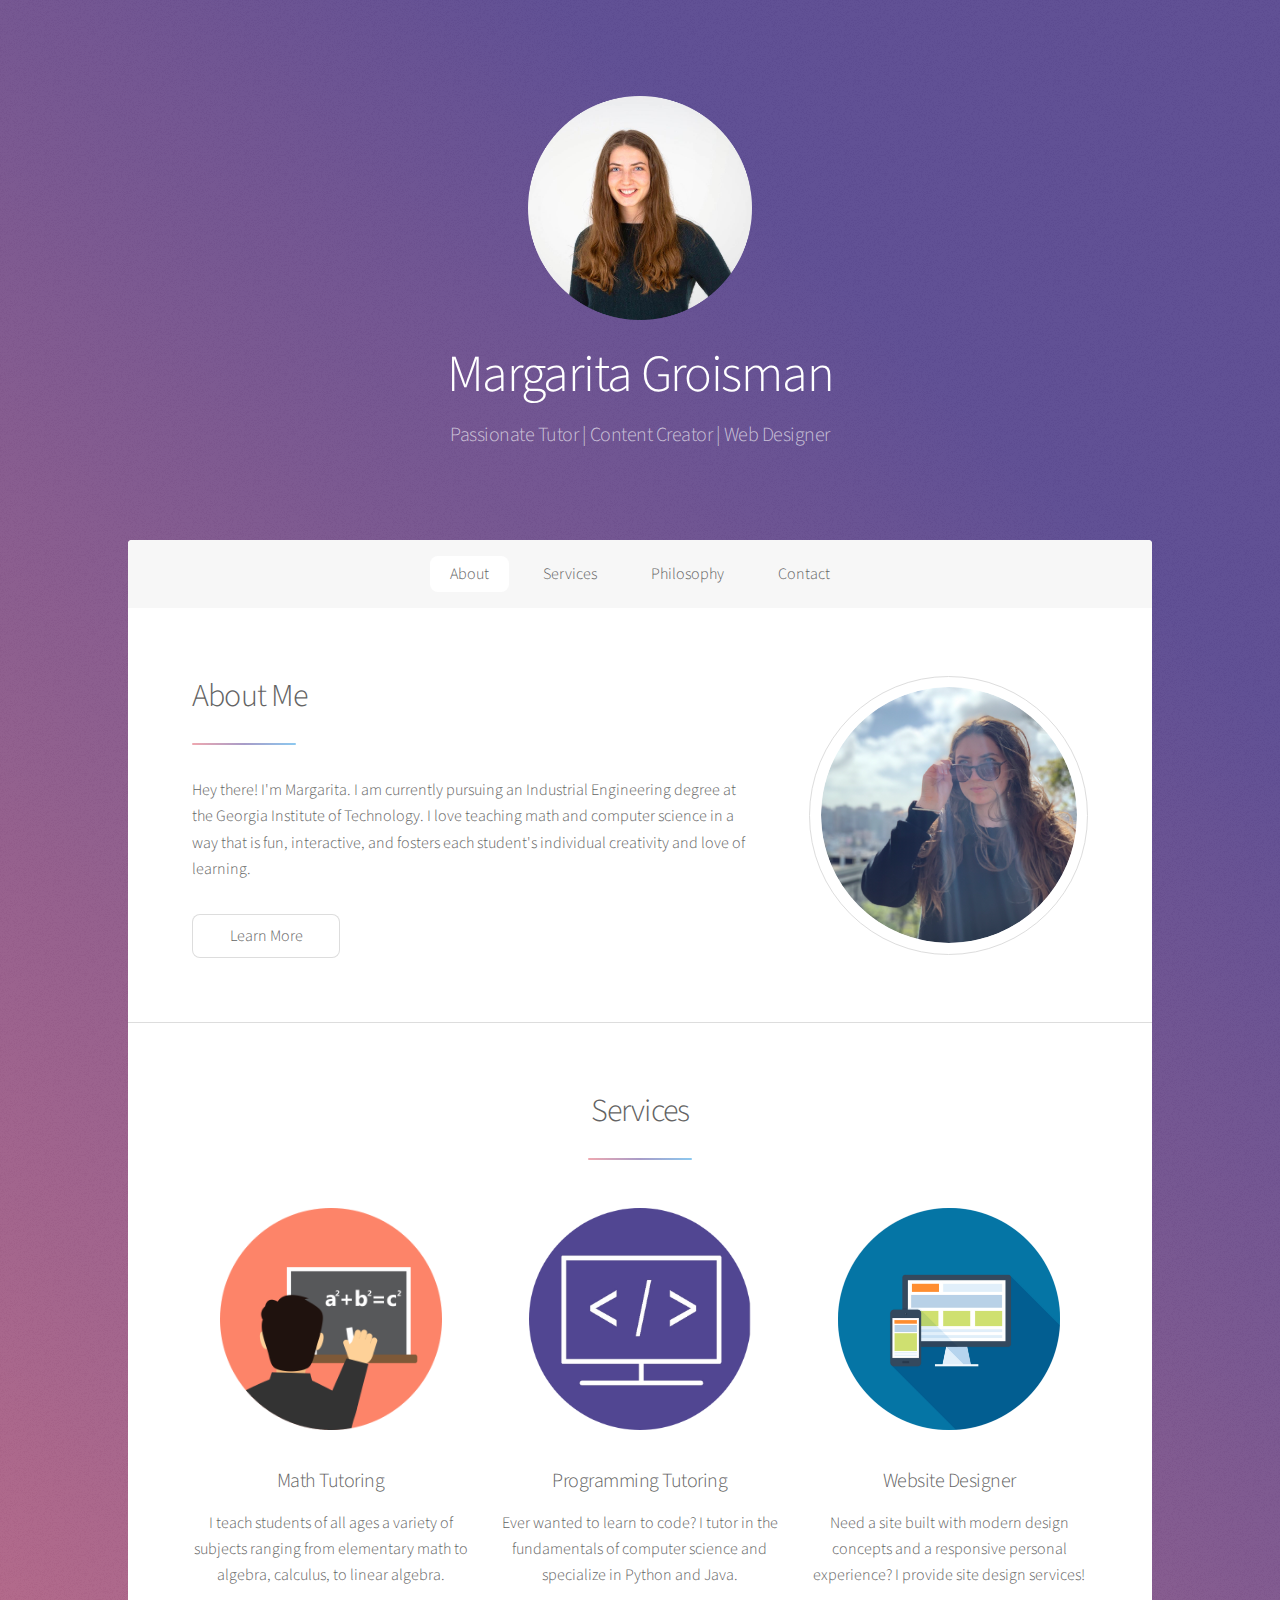
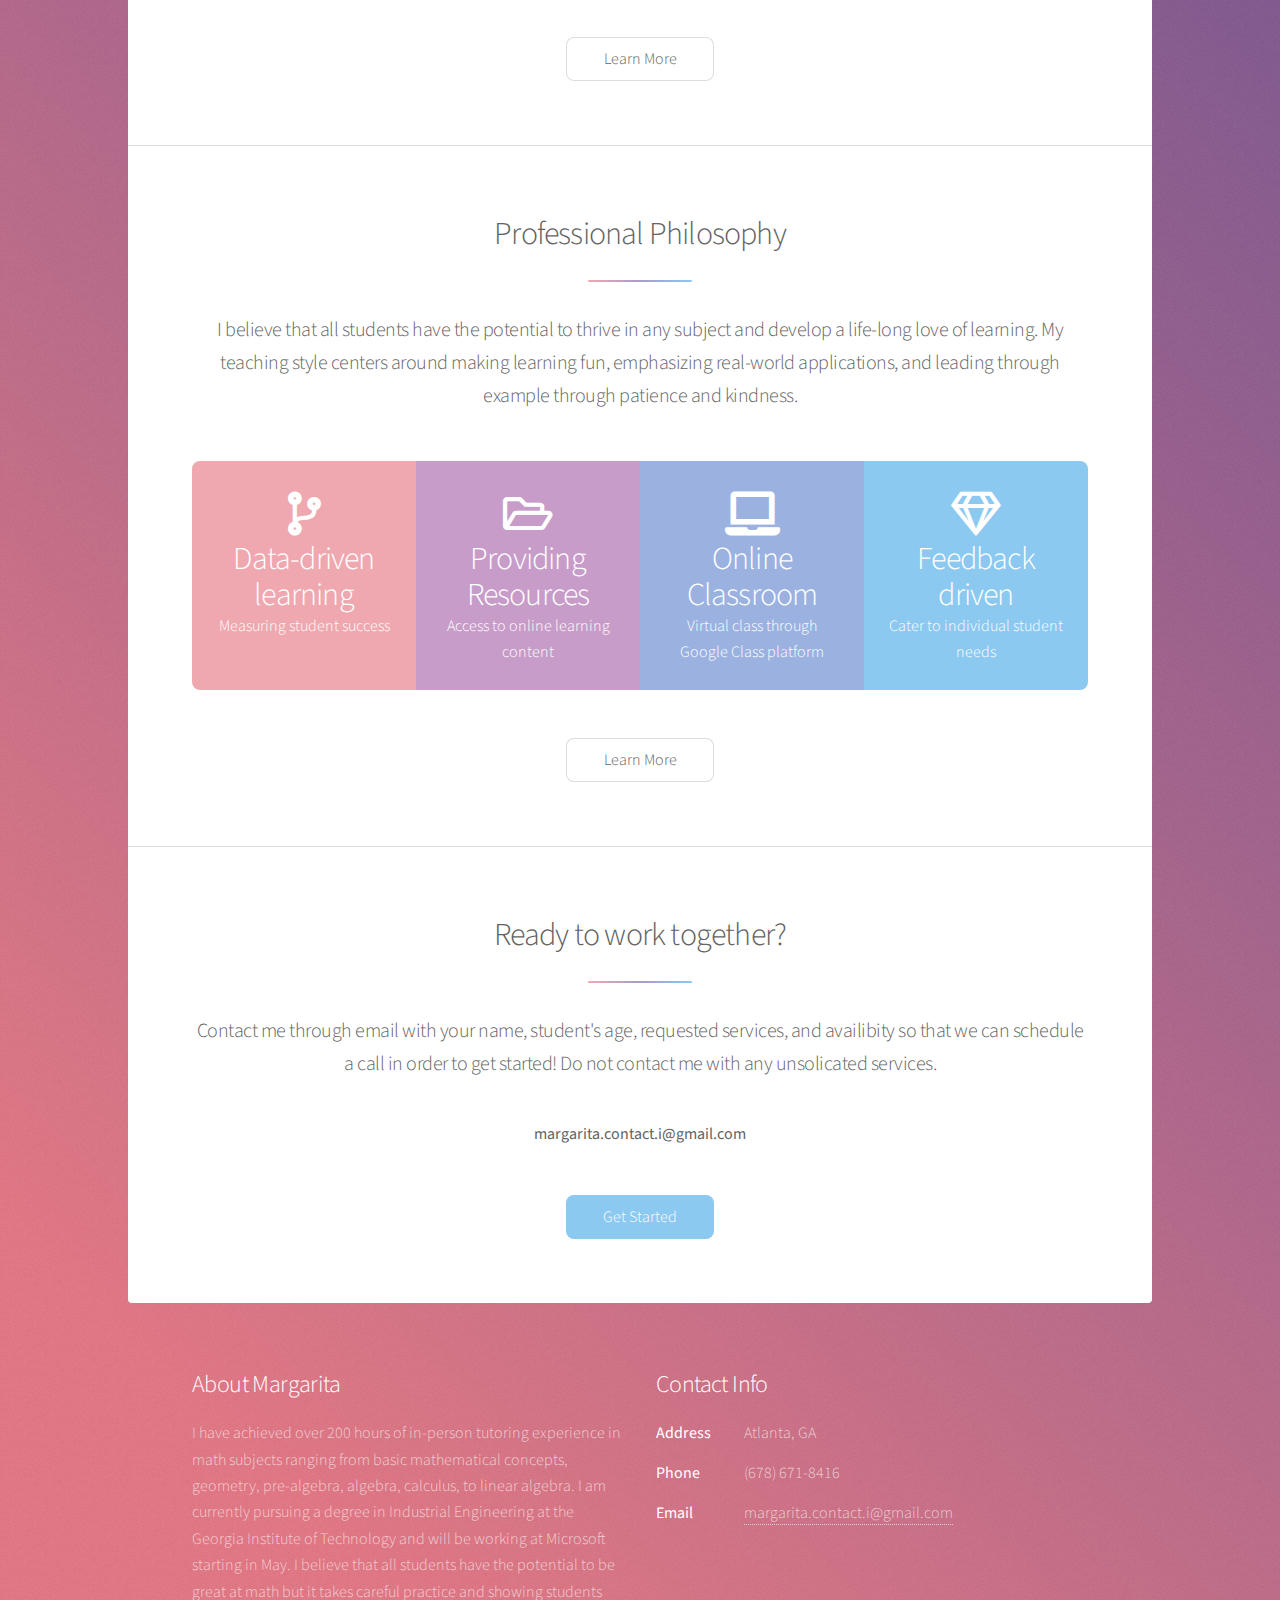
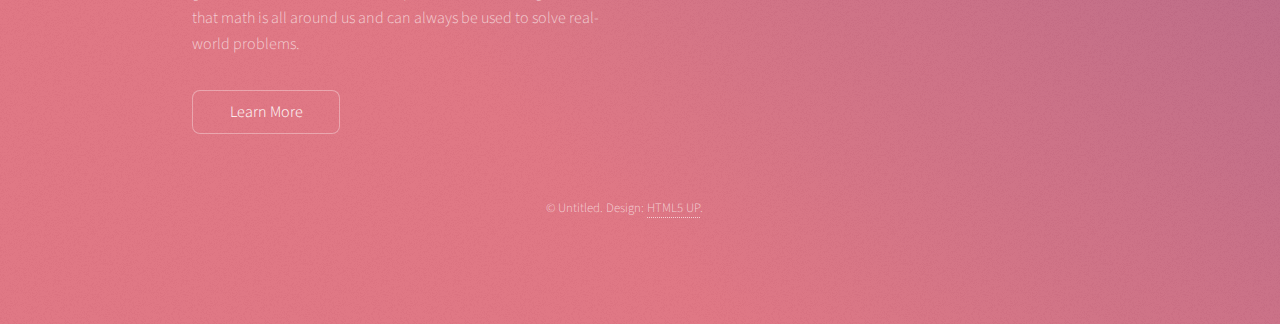
<file: index.html>
<!DOCTYPE HTML>
<!--
	Stellar by HTML5 UP
	html5up.net | @ajlkn
	Free for personal and commercial use under the CCA 3.0 license (html5up.net/license)
-->
<html>
	<head>
		<title>Margarita Groisman</title>
		<meta charset="utf-8" />
		<meta name="viewport" content="width=device-width, initial-scale=1, user-scalable=no" />
		<link rel="stylesheet" href="assets/css/main.css" />
		<noscript><link rel="stylesheet" href="assets/css/noscript.css" /></noscript>
	</head>
	<body class="is-preload">

		<!-- Wrapper -->
			<div id="wrapper">

				<!-- Header -->
					<header id="header" class="alt">
						<span class="logo"><img src="images/profile_photo1.png" width=25% alt="" /></span>
						<h1>Margarita Groisman</h1>
						<p>Passionate Tutor | Content Creator | Web Designer</p>
					</header>

				<!-- Nav -->
					<nav id="nav">
						<ul>
							<li><a href="#intro" class="active">About</a></li>
							<li><a href="#first">Services</a></li>
							<li><a href="#second">Philosophy</a></li>
							<li><a href="#cta">Contact</a></li>
						</ul>
					</nav>

				<!-- Main -->
					<div id="main">

						<!-- Introduction -->
							<section id="intro" class="main">
								<div class="spotlight">
									<div class="content">
										<header class="major">
											<h2>About Me</h2>
										</header>
										<p>Hey there! I'm Margarita. I am currently pursuing an Industrial Engineering degree at the Georgia Institute of Technology. I love teaching math and computer science in a way that is fun, interactive, and fosters each student's individual creativity and love of learning. </p>
										<ul class="actions">
											<li><a href="generic.html" class="button">Learn More</a></li>
										</ul>
									</div>
									<span class="image"><img src="images/headshot1.png" alt="" /></span>
								</div>
							</section>

						<!-- First Section -->
							<section id="first" class="main special">
								<header class="major">
									<h2>Services</h2>
								</header>
								<ul class="features">
									<li>
										<span class="image"><img src="images/icon1.png" style = "display: block; margin-left: auto; margin-bottom: 10%; margin-right: auto;" width = 80% alt="" /></span>
										<h3>Math Tutoring</h3>
										<p>I teach students of all ages a variety of subjects ranging from elementary math to algebra, calculus, to linear algebra.</p>
									</li>
									<li>
										<span class="image"><img src="images/icon2.png" style = "display: block; margin-left: auto; margin-bottom: 10%; margin-right: auto;" width = 80% alt="" /></span>
										<h3>Programming Tutoring</h3>
										<p>Ever wanted to learn to code? I tutor in the fundamentals of computer science and specialize in Python and Java.</p>
									</li>
									<li>
										<span class="image"><img src="images/icon3.png" style = "display: block; margin-left: auto; margin-bottom: 10%; margin-right: auto;" width = 80% alt="" /></span>
										<h3>Website Designer</h3>
										<p>Need a site built with modern design concepts and a responsive personal experience? I provide site design services!</p>
									</li>
								</ul>
								<footer class="major">
									<ul class="actions special">
										<li><a href="generic.html" class="button">Learn More</a></li>
									</ul>
								</footer>
							</section>

						<!-- Second Section -->
							<section id="second" class="main special">
								<header class="major">
									<h2>Professional Philosophy</h2>
									<p>I believe that all students have the potential to thrive in any subject and develop a life-long love of learning. My teaching style centers around making learning fun, emphasizing real-world applications, and leading through example through patience and kindness. </p>
								</header>
								<ul class="statistics">
									<li class="style1">
										<span class="icon solid fa-code-branch"></span>
										<strong>Data-driven learning</strong> Measuring student success
									</li>
									<li class="style2">
										<span class="icon fa-folder-open"></span>
										<strong>Providing Resources</strong> Access to online learning content
									</li>
									<li class="style4">
										<span class="icon solid fa-laptop"></span>
										<strong>Online Classroom</strong> Virtual class through Google Class platform
									</li>
									<li class="style5">
										<span class="icon fa-gem"></span>
										<strong>Feedback driven</strong>Cater to individual student needs
									</li>
								</ul>

								<footer class="major">
									<ul class="actions special">
										<li><a href="generic.html" class="button">Learn More</a></li>
									</ul>
								</footer>
							</section>

						<!-- Get Started -->
							<section id="cta" class="main special">
								<header class="major">
									<h2>Ready to work together?</h2>
									<p>Contact me through email with your name, student's age, requested services, and availibity so that we can schedule a call in order to get started! Do not contact me with any unsolicated services.</p>
									<strong>margarita.contact.i@gmail.com</strong>
								</header>
								<footer class="major">
									<ul class="actions special">
										<li><a href="generic.html" class="button primary">Get Started</a></li>
									</ul>
								</footer>
							</section>

					</div>

				<!-- Footer -->
					<footer id="footer">
						<section>
							<h2>About Margarita</h2>
							<p>I have achieved over 200 hours of in-person tutoring experience in math subjects ranging from basic mathematical concepts, geometry, pre-algebra, algebra, calculus, to linear algebra. I am currently pursuing a degree in Industrial Engineering at the Georgia Institute of Technology and will be working at Microsoft starting in May. I believe that all students have the potential to be great at math but it takes careful practice and showing students that math is all around us and can always be used to solve real-world problems.</p>
							<ul class="actions">
								<li><a href="generic.html" class="button">Learn More</a></li>
							</ul>
						</section>
						<section>
							<h2>Contact Info</h2>
							<dl class="alt">
								<dt>Address</dt>
								<dd>Atlanta, GA</dd>
								<dt>Phone</dt>
								<dd>‪(678) 671-8416</dd>
								<dt>Email</dt>
								<dd><a href="#">margarita.contact.i@gmail.com</a></dd>
							</dl>
							<!--
							<ul class="icons">
								<li><a href="#" class="icon brands fa-twitter alt"><span class="label">Twitter</span></a></li>
								<li><a href="#" class="icon brands fa-facebook-f alt"><span class="label">Facebook</span></a></li>
								<li><a href="#" class="icon brands fa-instagram alt"><span class="label">Instagram</span></a></li>
								<li><a href="#" class="icon brands fa-github alt"><span class="label">GitHub</span></a></li>
								<li><a href="#" class="icon brands fa-dribbble alt"><span class="label">Dribbble</span></a></li>
							</ul>
						-->
						</section>
						<p class="copyright">&copy; Untitled. Design: <a href="https://html5up.net">HTML5 UP</a>.</p>
					</footer>

			</div>

		<!-- Scripts -->
			<script src="assets/js/jquery.min.js"></script>
			<script src="assets/js/jquery.scrollex.min.js"></script>
			<script src="assets/js/jquery.scrolly.min.js"></script>
			<script src="assets/js/browser.min.js"></script>
			<script src="assets/js/breakpoints.min.js"></script>
			<script src="assets/js/util.js"></script>
			<script src="assets/js/main.js"></script>

	</body>
</html>
</file>
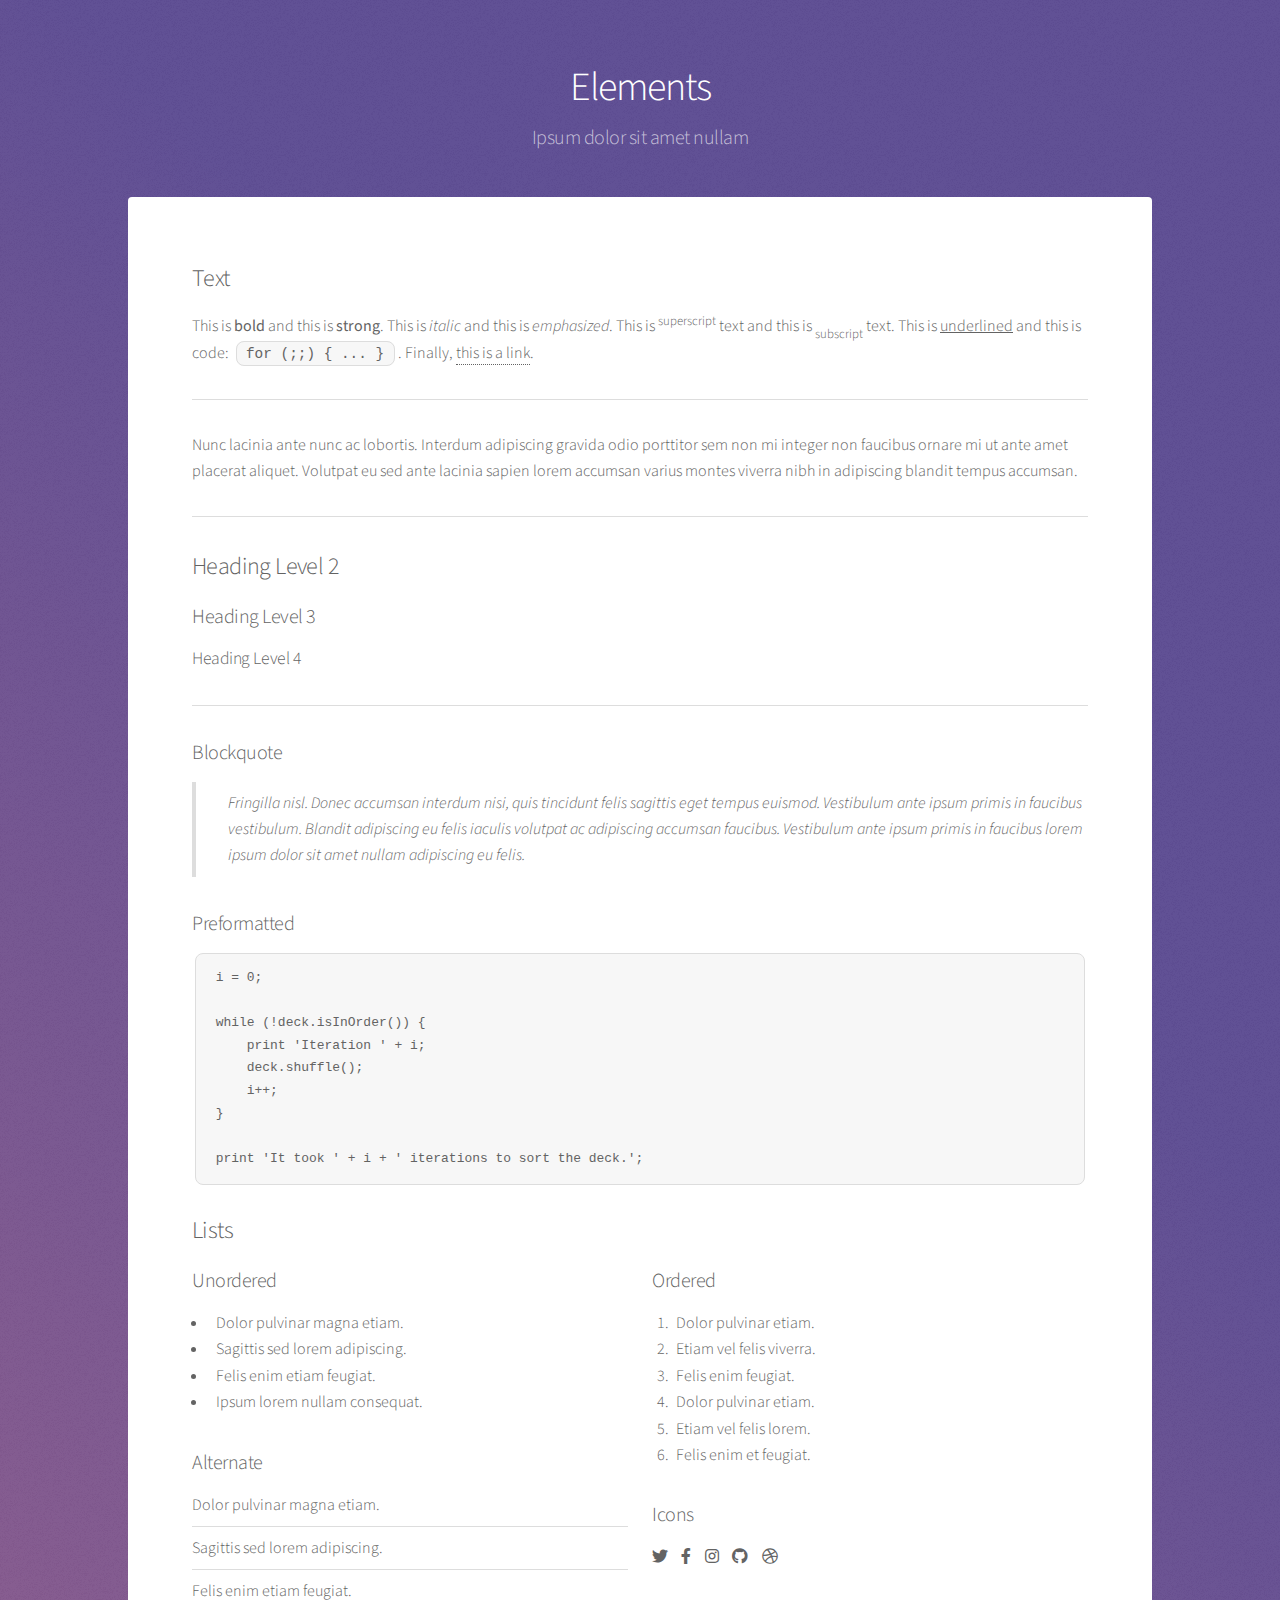
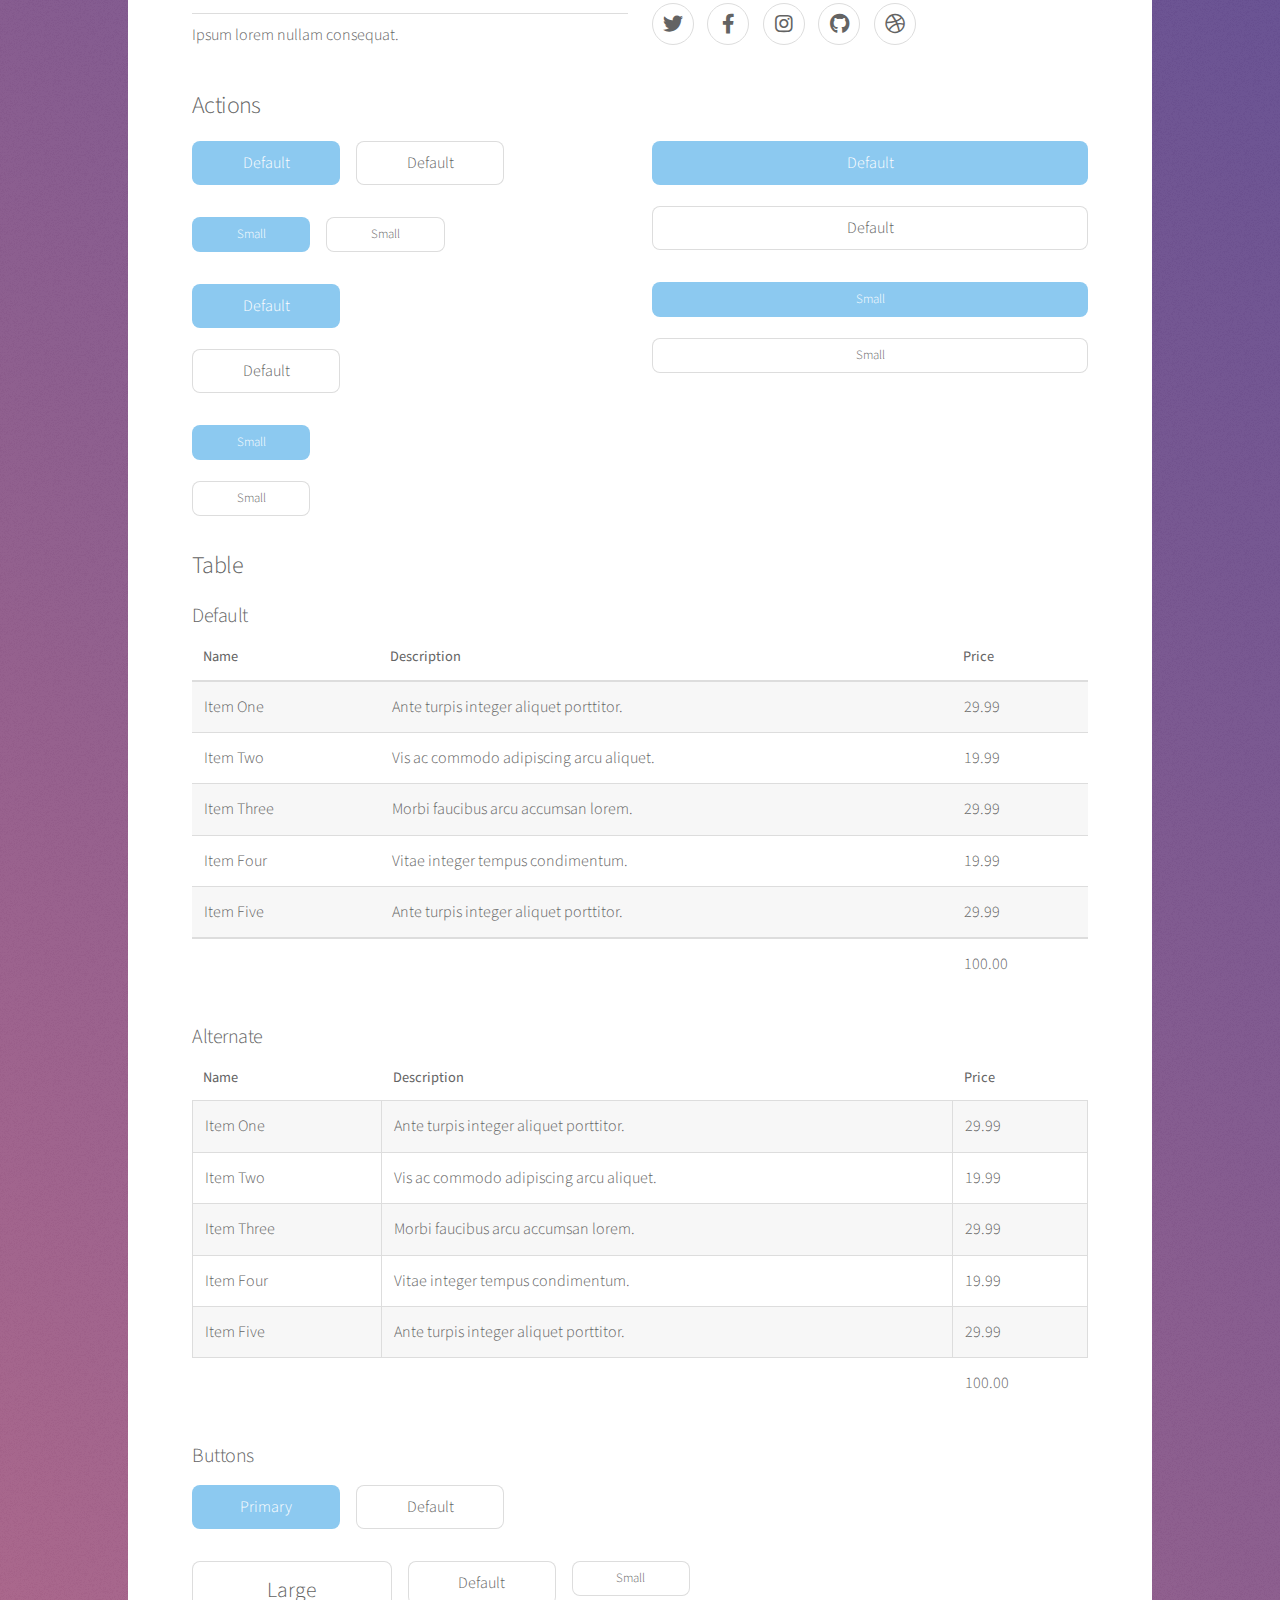
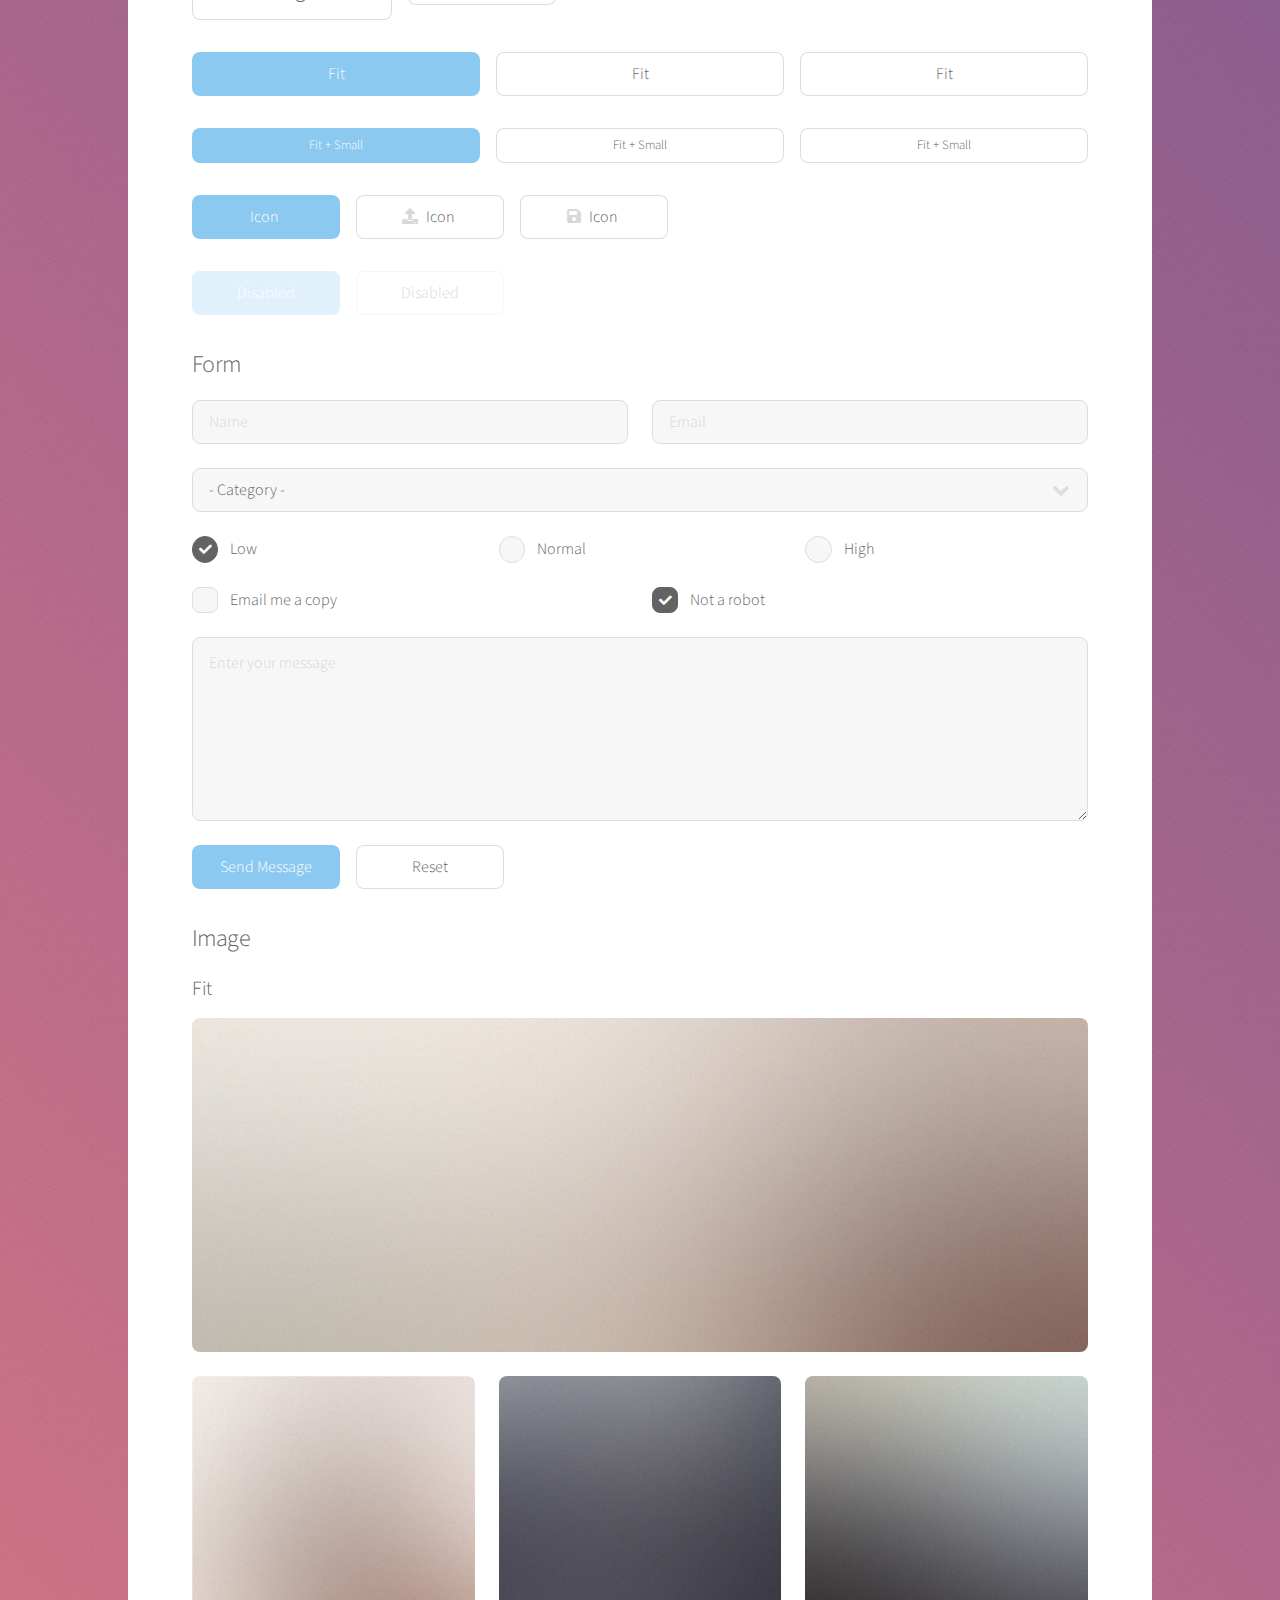
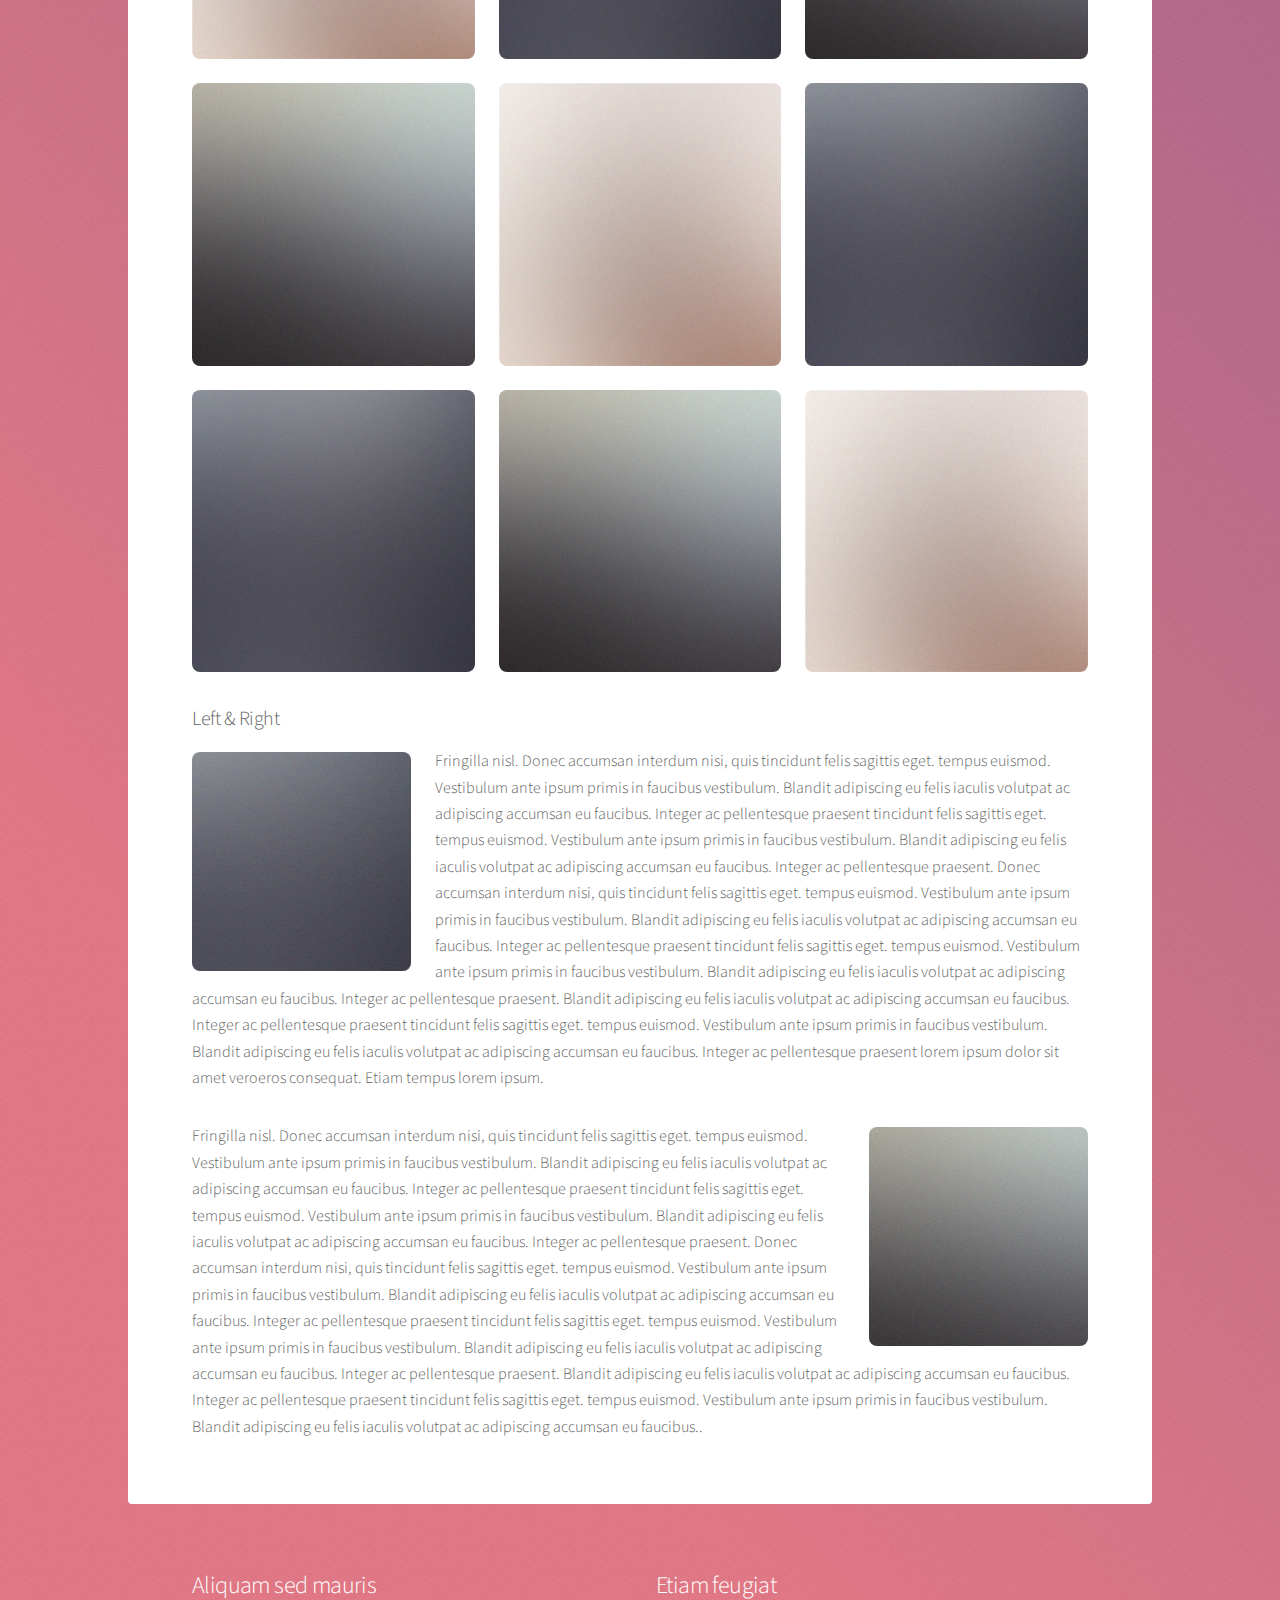
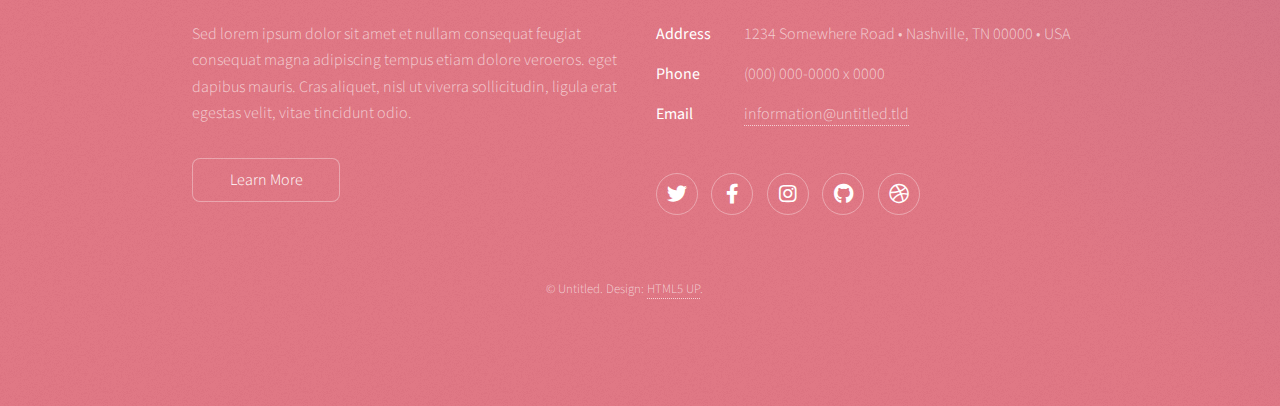
<file: elements.html>
<!DOCTYPE HTML>
<!--
	Stellar by HTML5 UP
	html5up.net | @ajlkn
	Free for personal and commercial use under the CCA 3.0 license (html5up.net/license)
-->
<html>
	<head>
		<title>Elements - Stellar by HTML5 UP</title>
		<meta charset="utf-8" />
		<meta name="viewport" content="width=device-width, initial-scale=1, user-scalable=no" />
		<link rel="stylesheet" href="assets/css/main.css" />
		<noscript><link rel="stylesheet" href="assets/css/noscript.css" /></noscript>
	</head>
	<body class="is-preload">

		<!-- Wrapper -->
			<div id="wrapper">

				<!-- Header -->
					<header id="header">
						<h1>Elements</h1>
						<p>Ipsum dolor sit amet nullam</p>
					</header>

				<!-- Main -->
					<div id="main">

						<!-- Content -->
							<section id="content" class="main">

								<!-- Text -->
									<section>
										<h2>Text</h2>
										<p>This is <b>bold</b> and this is <strong>strong</strong>. This is <i>italic</i> and this is <em>emphasized</em>.
										This is <sup>superscript</sup> text and this is <sub>subscript</sub> text.
										This is <u>underlined</u> and this is code: <code>for (;;) { ... }</code>. Finally, <a href="#">this is a link</a>.</p>
										<hr />
										<p>Nunc lacinia ante nunc ac lobortis. Interdum adipiscing gravida odio porttitor sem non mi integer non faucibus ornare mi ut ante amet placerat aliquet. Volutpat eu sed ante lacinia sapien lorem accumsan varius montes viverra nibh in adipiscing blandit tempus accumsan.</p>
										<hr />
										<h2>Heading Level 2</h2>
										<h3>Heading Level 3</h3>
										<h4>Heading Level 4</h4>
										<hr />
										<h3>Blockquote</h3>
										<blockquote>Fringilla nisl. Donec accumsan interdum nisi, quis tincidunt felis sagittis eget tempus euismod. Vestibulum ante ipsum primis in faucibus vestibulum. Blandit adipiscing eu felis iaculis volutpat ac adipiscing accumsan faucibus. Vestibulum ante ipsum primis in faucibus lorem ipsum dolor sit amet nullam adipiscing eu felis.</blockquote>
										<h3>Preformatted</h3>
										<pre><code>i = 0;

while (!deck.isInOrder()) {
    print 'Iteration ' + i;
    deck.shuffle();
    i++;
}

print 'It took ' + i + ' iterations to sort the deck.';</code></pre>
									</section>

								<!-- Lists -->
									<section>
										<h2>Lists</h2>
										<div class="row">
											<div class="col-6 col-12-medium">
												<h3>Unordered</h3>
												<ul>
													<li>Dolor pulvinar magna etiam.</li>
													<li>Sagittis sed lorem adipiscing.</li>
													<li>Felis enim etiam feugiat.</li>
													<li>Ipsum lorem nullam consequat.</li>
												</ul>
												<h3>Alternate</h3>
												<ul class="alt">
													<li>Dolor pulvinar magna etiam.</li>
													<li>Sagittis sed lorem adipiscing.</li>
													<li>Felis enim etiam feugiat.</li>
													<li>Ipsum lorem nullam consequat.</li>
												</ul>
											</div>
											<div class="col-6 col-12-medium">
												<h3>Ordered</h3>
												<ol>
													<li>Dolor pulvinar etiam.</li>
													<li>Etiam vel felis viverra.</li>
													<li>Felis enim feugiat.</li>
													<li>Dolor pulvinar etiam.</li>
													<li>Etiam vel felis lorem.</li>
													<li>Felis enim et feugiat.</li>
												</ol>
												<h3>Icons</h3>
												<ul class="icons">
													<li><a href="#" class="icon brands fa-twitter"><span class="label">Twitter</span></a></li>
													<li><a href="#" class="icon brands fa-facebook-f"><span class="label">Facebook</span></a></li>
													<li><a href="#" class="icon brands fa-instagram"><span class="label">Instagram</span></a></li>
													<li><a href="#" class="icon brands fa-github"><span class="label">GitHub</span></a></li>
													<li><a href="#" class="icon brands fa-dribbble"><span class="label">Dribbble</span></a></li>
												</ul>
												<ul class="icons">
													<li><a href="#" class="icon brands alt fa-twitter"><span class="label">Twitter</span></a></li>
													<li><a href="#" class="icon brands alt fa-facebook-f"><span class="label">Facebook</span></a></li>
													<li><a href="#" class="icon brands alt fa-instagram"><span class="label">Instagram</span></a></li>
													<li><a href="#" class="icon brands alt fa-github"><span class="label">GitHub</span></a></li>
													<li><a href="#" class="icon brands alt fa-dribbble"><span class="label">Dribbble</span></a></li>
												</ul>
											</div>
										</div>
										<h2>Actions</h2>
										<div class="row">
											<div class="col-6 col-12-medium">
												<ul class="actions">
													<li><a href="#" class="button primary">Default</a></li>
													<li><a href="#" class="button">Default</a></li>
												</ul>
												<ul class="actions small">
													<li><a href="#" class="button primary small">Small</a></li>
													<li><a href="#" class="button small">Small</a></li>
												</ul>
												<ul class="actions stacked">
													<li><a href="#" class="button primary">Default</a></li>
													<li><a href="#" class="button">Default</a></li>
												</ul>
												<ul class="actions stacked">
													<li><a href="#" class="button primary small">Small</a></li>
													<li><a href="#" class="button small">Small</a></li>
												</ul>
											</div>
											<div class="col-6 col-12-medium">
												<ul class="actions stacked">
													<li><a href="#" class="button primary fit">Default</a></li>
													<li><a href="#" class="button fit">Default</a></li>
												</ul>
												<ul class="actions stacked">
													<li><a href="#" class="button primary small fit">Small</a></li>
													<li><a href="#" class="button small fit">Small</a></li>
												</ul>
											</div>
										</div>
									</section>

								<!-- Table -->
									<section>
										<h2>Table</h2>
										<h3>Default</h3>
										<div class="table-wrapper">
											<table>
												<thead>
													<tr>
														<th>Name</th>
														<th>Description</th>
														<th>Price</th>
													</tr>
												</thead>
												<tbody>
													<tr>
														<td>Item One</td>
														<td>Ante turpis integer aliquet porttitor.</td>
														<td>29.99</td>
													</tr>
													<tr>
														<td>Item Two</td>
														<td>Vis ac commodo adipiscing arcu aliquet.</td>
														<td>19.99</td>
													</tr>
													<tr>
														<td>Item Three</td>
														<td> Morbi faucibus arcu accumsan lorem.</td>
														<td>29.99</td>
													</tr>
													<tr>
														<td>Item Four</td>
														<td>Vitae integer tempus condimentum.</td>
														<td>19.99</td>
													</tr>
													<tr>
														<td>Item Five</td>
														<td>Ante turpis integer aliquet porttitor.</td>
														<td>29.99</td>
													</tr>
												</tbody>
												<tfoot>
													<tr>
														<td colspan="2"></td>
														<td>100.00</td>
													</tr>
												</tfoot>
											</table>
										</div>

										<h3>Alternate</h3>
										<div class="table-wrapper">
											<table class="alt">
												<thead>
													<tr>
														<th>Name</th>
														<th>Description</th>
														<th>Price</th>
													</tr>
												</thead>
												<tbody>
													<tr>
														<td>Item One</td>
														<td>Ante turpis integer aliquet porttitor.</td>
														<td>29.99</td>
													</tr>
													<tr>
														<td>Item Two</td>
														<td>Vis ac commodo adipiscing arcu aliquet.</td>
														<td>19.99</td>
													</tr>
													<tr>
														<td>Item Three</td>
														<td> Morbi faucibus arcu accumsan lorem.</td>
														<td>29.99</td>
													</tr>
													<tr>
														<td>Item Four</td>
														<td>Vitae integer tempus condimentum.</td>
														<td>19.99</td>
													</tr>
													<tr>
														<td>Item Five</td>
														<td>Ante turpis integer aliquet porttitor.</td>
														<td>29.99</td>
													</tr>
												</tbody>
												<tfoot>
													<tr>
														<td colspan="2"></td>
														<td>100.00</td>
													</tr>
												</tfoot>
											</table>
										</div>
									</section>

								<!-- Buttons -->
									<section>
										<h3>Buttons</h3>
										<ul class="actions">
											<li><a href="#" class="button primary">Primary</a></li>
											<li><a href="#" class="button">Default</a></li>
										</ul>
										<ul class="actions">
											<li><a href="#" class="button large">Large</a></li>
											<li><a href="#" class="button">Default</a></li>
											<li><a href="#" class="button small">Small</a></li>
										</ul>
										<ul class="actions fit">
											<li><a href="#" class="button primary fit">Fit</a></li>
											<li><a href="#" class="button fit">Fit</a></li>
											<li><a href="#" class="button fit">Fit</a></li>
										</ul>
										<ul class="actions fit small">
											<li><a href="#" class="button primary fit small">Fit + Small</a></li>
											<li><a href="#" class="button fit small">Fit + Small</a></li>
											<li><a href="#" class="button fit small">Fit + Small</a></li>
										</ul>
										<ul class="actions">
											<li><a href="#" class="button primary icon solidfa-download">Icon</a></li>
											<li><a href="#" class="button icon solid fa-upload">Icon</a></li>
											<li><a href="#" class="button icon solid fa-save">Icon</a></li>
										</ul>
										<ul class="actions">
											<li><span class="button primary disabled">Disabled</span></li>
											<li><span class="button disabled">Disabled</span></li>
										</ul>
									</section>

								<!-- Form -->
									<section>
										<h2>Form</h2>
										<form method="post" action="#">
											<div class="row gtr-uniform">
												<div class="col-6 col-12-xsmall">
													<input type="text" name="demo-name" id="demo-name" value="" placeholder="Name" />
												</div>
												<div class="col-6 col-12-xsmall">
													<input type="email" name="demo-email" id="demo-email" value="" placeholder="Email" />
												</div>
												<div class="col-12">
													<select name="demo-category" id="demo-category">
														<option value="">- Category -</option>
														<option value="1">Manufacturing</option>
														<option value="1">Shipping</option>
														<option value="1">Administration</option>
														<option value="1">Human Resources</option>
													</select>
												</div>
												<div class="col-4 col-12-small">
													<input type="radio" id="demo-priority-low" name="demo-priority" checked>
													<label for="demo-priority-low">Low</label>
												</div>
												<div class="col-4 col-12-small">
													<input type="radio" id="demo-priority-normal" name="demo-priority">
													<label for="demo-priority-normal">Normal</label>
												</div>
												<div class="col-4 col-12-small">
													<input type="radio" id="demo-priority-high" name="demo-priority">
													<label for="demo-priority-high">High</label>
												</div>
												<div class="col-6 col-12-small">
													<input type="checkbox" id="demo-copy" name="demo-copy">
													<label for="demo-copy">Email me a copy</label>
												</div>
												<div class="col-6 col-12-small">
													<input type="checkbox" id="demo-human" name="demo-human" checked>
													<label for="demo-human">Not a robot</label>
												</div>
												<div class="col-12">
													<textarea name="demo-message" id="demo-message" placeholder="Enter your message" rows="6"></textarea>
												</div>
												<div class="col-12">
													<ul class="actions">
														<li><input type="submit" value="Send Message" class="primary" /></li>
														<li><input type="reset" value="Reset" /></li>
													</ul>
												</div>
											</div>
										</form>
									</section>

								<!-- Image -->
									<section>
										<h2>Image</h2>
										<h3>Fit</h3>
										<div class="box alt">
											<div class="row gtr-uniform">
												<div class="col-12"><span class="image fit"><img src="images/pic04.jpg" alt="" /></span></div>
												<div class="col-4"><span class="image fit"><img src="images/pic01.jpg" alt="" /></span></div>
												<div class="col-4"><span class="image fit"><img src="images/pic02.jpg" alt="" /></span></div>
												<div class="col-4"><span class="image fit"><img src="images/pic03.jpg" alt="" /></span></div>
												<div class="col-4"><span class="image fit"><img src="images/pic03.jpg" alt="" /></span></div>
												<div class="col-4"><span class="image fit"><img src="images/pic01.jpg" alt="" /></span></div>
												<div class="col-4"><span class="image fit"><img src="images/pic02.jpg" alt="" /></span></div>
												<div class="col-4"><span class="image fit"><img src="images/pic02.jpg" alt="" /></span></div>
												<div class="col-4"><span class="image fit"><img src="images/pic03.jpg" alt="" /></span></div>
												<div class="col-4"><span class="image fit"><img src="images/pic01.jpg" alt="" /></span></div>
											</div>
										</div>
										<h3>Left &amp; Right</h3>
										<p><span class="image left"><img src="images/pic05.jpg" alt="" /></span>Fringilla nisl. Donec accumsan interdum nisi, quis tincidunt felis sagittis eget. tempus euismod. Vestibulum ante ipsum primis in faucibus vestibulum. Blandit adipiscing eu felis iaculis volutpat ac adipiscing accumsan eu faucibus. Integer ac pellentesque praesent tincidunt felis sagittis eget. tempus euismod. Vestibulum ante ipsum primis in faucibus vestibulum. Blandit adipiscing eu felis iaculis volutpat ac adipiscing accumsan eu faucibus. Integer ac pellentesque praesent. Donec accumsan interdum nisi, quis tincidunt felis sagittis eget. tempus euismod. Vestibulum ante ipsum primis in faucibus vestibulum. Blandit adipiscing eu felis iaculis volutpat ac adipiscing accumsan eu faucibus. Integer ac pellentesque praesent tincidunt felis sagittis eget. tempus euismod. Vestibulum ante ipsum primis in faucibus vestibulum. Blandit adipiscing eu felis iaculis volutpat ac adipiscing accumsan eu faucibus. Integer ac pellentesque praesent. Blandit adipiscing eu felis iaculis volutpat ac adipiscing accumsan eu faucibus. Integer ac pellentesque praesent tincidunt felis sagittis eget. tempus euismod. Vestibulum ante ipsum primis in faucibus vestibulum. Blandit adipiscing eu felis iaculis volutpat ac adipiscing accumsan eu faucibus. Integer ac pellentesque praesent lorem ipsum dolor sit amet veroeros consequat. Etiam tempus lorem ipsum.</p>
										<p><span class="image right"><img src="images/pic06.jpg" alt="" /></span>Fringilla nisl. Donec accumsan interdum nisi, quis tincidunt felis sagittis eget. tempus euismod. Vestibulum ante ipsum primis in faucibus vestibulum. Blandit adipiscing eu felis iaculis volutpat ac adipiscing accumsan eu faucibus. Integer ac pellentesque praesent tincidunt felis sagittis eget. tempus euismod. Vestibulum ante ipsum primis in faucibus vestibulum. Blandit adipiscing eu felis iaculis volutpat ac adipiscing accumsan eu faucibus. Integer ac pellentesque praesent. Donec accumsan interdum nisi, quis tincidunt felis sagittis eget. tempus euismod. Vestibulum ante ipsum primis in faucibus vestibulum. Blandit adipiscing eu felis iaculis volutpat ac adipiscing accumsan eu faucibus. Integer ac pellentesque praesent tincidunt felis sagittis eget. tempus euismod. Vestibulum ante ipsum primis in faucibus vestibulum. Blandit adipiscing eu felis iaculis volutpat ac adipiscing accumsan eu faucibus. Integer ac pellentesque praesent. Blandit adipiscing eu felis iaculis volutpat ac adipiscing accumsan eu faucibus. Integer ac pellentesque praesent tincidunt felis sagittis eget. tempus euismod. Vestibulum ante ipsum primis in faucibus vestibulum. Blandit adipiscing eu felis iaculis volutpat ac adipiscing accumsan eu faucibus..</p>
									</section>

							</section>

					</div>

				<!-- Footer -->
					<footer id="footer">
						<section>
							<h2>Aliquam sed mauris</h2>
							<p>Sed lorem ipsum dolor sit amet et nullam consequat feugiat consequat magna adipiscing tempus etiam dolore veroeros. eget dapibus mauris. Cras aliquet, nisl ut viverra sollicitudin, ligula erat egestas velit, vitae tincidunt odio.</p>
							<ul class="actions">
								<li><a href="#" class="button">Learn More</a></li>
							</ul>
						</section>
						<section>
							<h2>Etiam feugiat</h2>
							<dl class="alt">
								<dt>Address</dt>
								<dd>1234 Somewhere Road &bull; Nashville, TN 00000 &bull; USA</dd>
								<dt>Phone</dt>
								<dd>(000) 000-0000 x 0000</dd>
								<dt>Email</dt>
								<dd><a href="#">information@untitled.tld</a></dd>
							</dl>
							<ul class="icons">
								<li><a href="#" class="icon brands fa-twitter alt"><span class="label">Twitter</span></a></li>
								<li><a href="#" class="icon brands fa-facebook-f alt"><span class="label">Facebook</span></a></li>
								<li><a href="#" class="icon brands fa-instagram alt"><span class="label">Instagram</span></a></li>
								<li><a href="#" class="icon brands fa-github alt"><span class="label">GitHub</span></a></li>
								<li><a href="#" class="icon brands fa-dribbble alt"><span class="label">Dribbble</span></a></li>
							</ul>
						</section>
						<p class="copyright">&copy; Untitled. Design: <a href="https://html5up.net">HTML5 UP</a>.</p>
					</footer>

			</div>

		<!-- Scripts -->
			<script src="assets/js/jquery.min.js"></script>
			<script src="assets/js/jquery.scrollex.min.js"></script>
			<script src="assets/js/jquery.scrolly.min.js"></script>
			<script src="assets/js/browser.min.js"></script>
			<script src="assets/js/breakpoints.min.js"></script>
			<script src="assets/js/util.js"></script>
			<script src="assets/js/main.js"></script>

	</body>
</html>
</file>
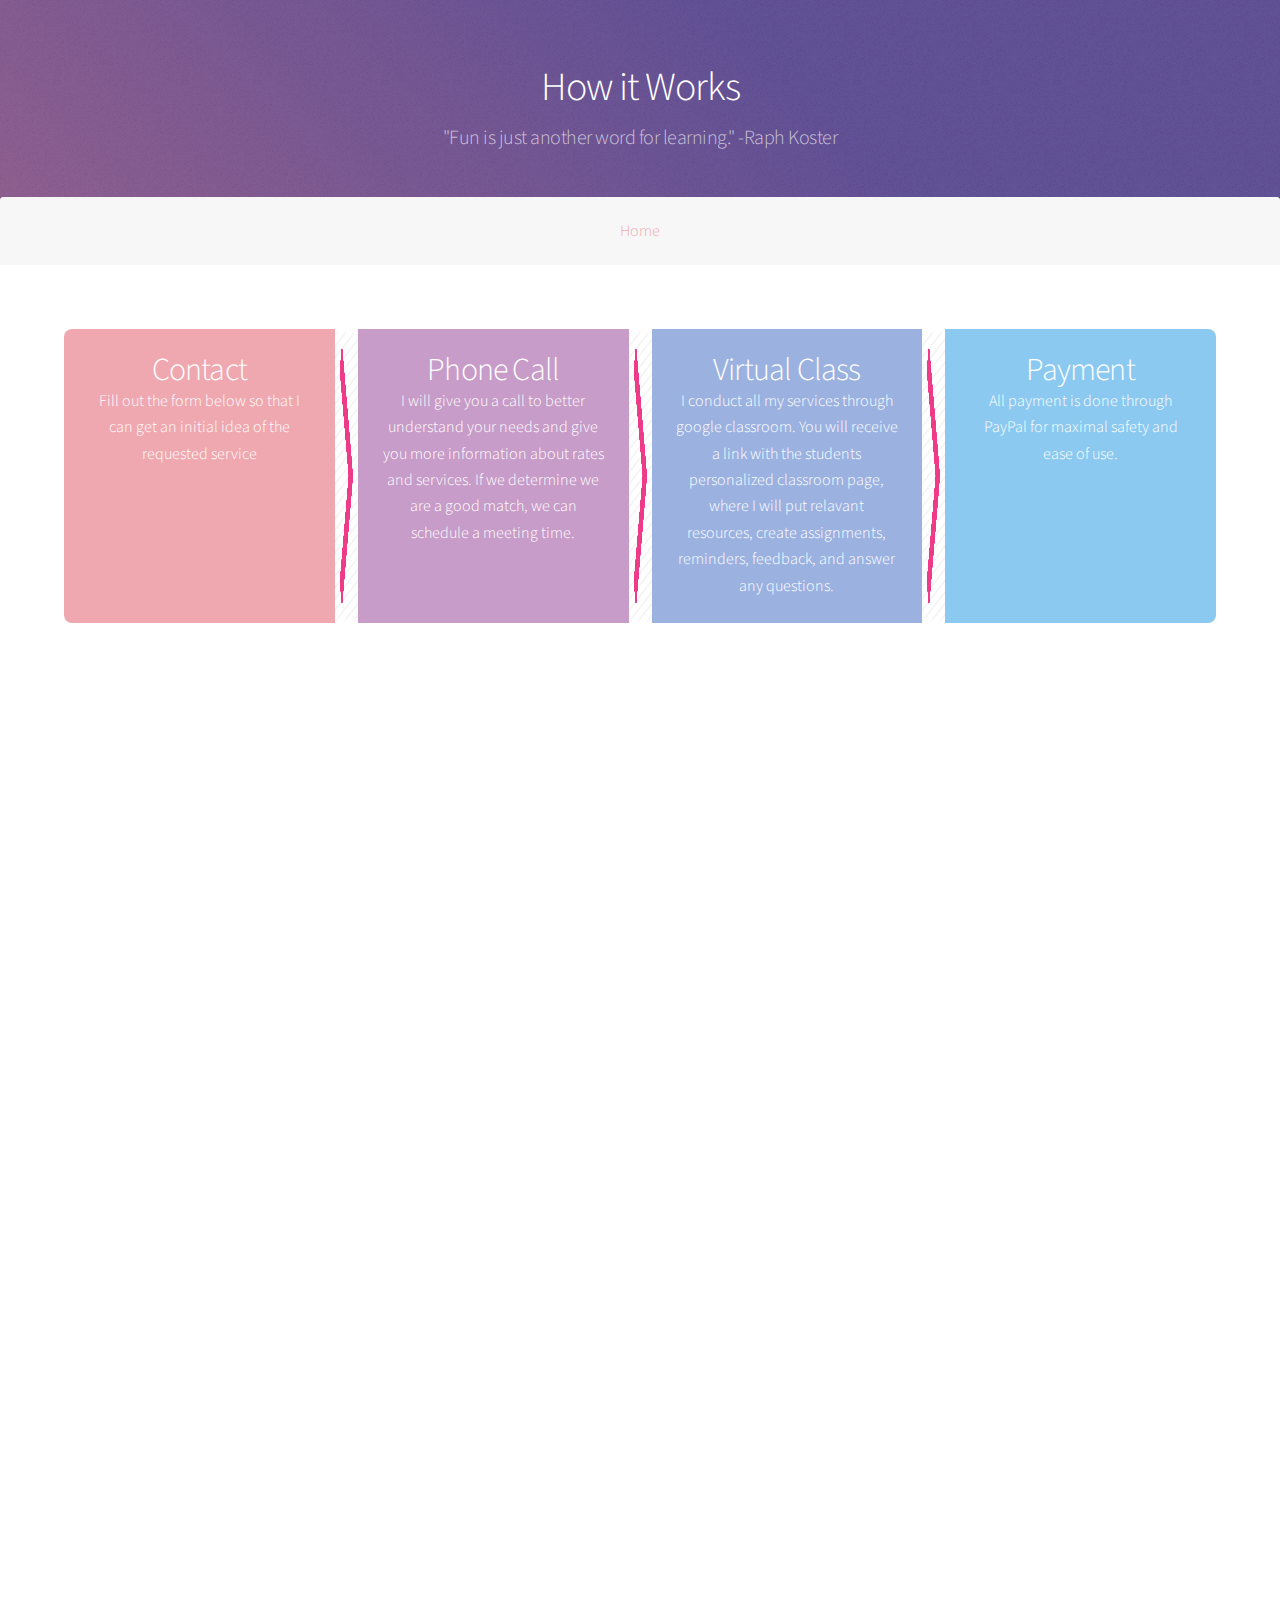
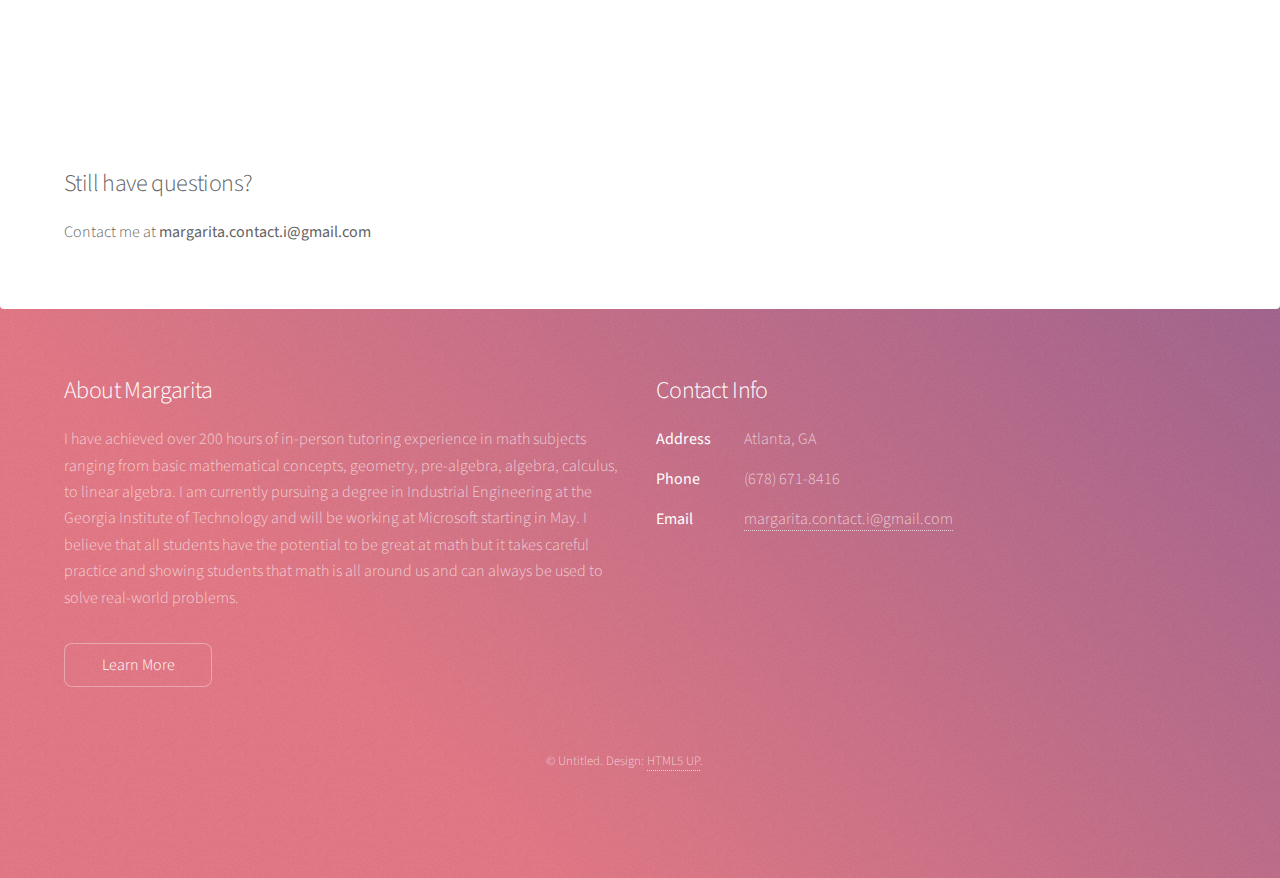
<file: generic.html>
<!DOCTYPE HTML>
<!--
	Stellar by HTML5 UP
	html5up.net | @ajlkn
	Free for personal and commercial use under the CCA 3.0 license (html5up.net/license)
-->
<html>
	<head>
		<title></title>
		<meta charset="utf-8" />
		<meta name="viewport" content="width=device-width, initial-scale=1, user-scalable=no" />
		<link rel="stylesheet" href="assets/css/main.css" />
		<noscript><link rel="stylesheet" href="assets/css/noscript.css" /></noscript>
	</head>
	<body class="is-preload">

		<!-- Wrapper -->


				<!-- Header -->
					<header id="header">
						<h1>How it Works</h1>
						<p>"Fun is just another word for learning." -Raph Koster</p>
					</header>
					<nav id="nav2">
						<ul>
							<li><a href="index.html" style="color :#efa8b0;">Home</a></li>
							<!--
							<li><a href="index.html" style="color :#efa8b0;">About</a></li>
							<li><a href="index.html" style="color :#c79cc8;">Services</a></li>
							<li><a href="index.html" style="color :#9bb2e1;">Philosophy</a></li>
							<li><a href="index.html" style="color :#8cc9f0;">Contact</a></li>
-->
						</ul>
					</nav>

				<!-- Main -->
					<div id="main">

						<!-- Content -->
							<section id="content" class="main">
							<!--	<ul class="features">
									<li>
										<span class="image"><img src="images/top_img.jpeg" style = "border: solid 10px; display: block; margin-left: auto; margin-bottom: 10%; margin-right: auto;" width = 100% alt="" /></span>
									<li>
										<span class="image"><img src="images/kindness_photo.png" style = "display: block; margin-left: auto; margin-bottom: 10%; margin-right: auto;" width = 80% alt="" /></span>
									</li>
									<li>
										<span class="image"><img src="images/icon3.png" style = "display: block; margin-left: auto; margin-bottom: 10%; margin-right: auto;" width = 80% alt="" /></span>
									</li>
								</ul>
								<span class="image main"><img src="images/top_img.jpeg" alt="" /></span>

							-->
							<ul class="statistics">
								<li class="style1">

									<strong>Contact</strong> Fill out the form below so that I can get an initial idea of the requested service
								</li>
								<img src="images/Next-512.png" width=2%>
								<li class="style2">
									<strong>Phone Call</strong> I will give you a call to better understand your needs and give you more information about rates and services. If we determine we are a good match, we can schedule a meeting time.
								</li>
								<img src="images/Next-512.png" width=2%>
								<li class="style4">
									<strong>Virtual Class</strong> I conduct all my services through google classroom. You will receive a link with the students personalized classroom page, where I will put relavant resources, create assignments, reminders, feedback, and answer any questions.
								</li>
								<img src="images/Next-512.png" width=2%>
								<li class="style5">
									<strong>Payment</strong>All payment is done through PayPal for maximal safety and ease of use.
								</li>
							</ul>

							<p align="center"><iframe src="https://docs.google.com/forms/d/e/1FAIpQLSdxQ4dHAlTRqw9beB32LUmbqZ15N65lFhH-vB-bG9j54Obx_w/viewform?embedded=true" width="640" height="1055" frameborder="0" marginheight="0" marginwidth="0">Loading…</iframe></p>
							<h2>Still have questions?</h2>
								<p>Contact me at <strong>margarita.contact.i@gmail.com</strong></p>
							</section>

					</div>
					<!-- Footer -->
						<footer id="footer">
							<section>
								<h2>About Margarita</h2>
								<p>I have achieved over 200 hours of in-person tutoring experience in math subjects ranging from basic mathematical concepts, geometry, pre-algebra, algebra, calculus, to linear algebra. I am currently pursuing a degree in Industrial Engineering at the Georgia Institute of Technology and will be working at Microsoft starting in May. I believe that all students have the potential to be great at math but it takes careful practice and showing students that math is all around us and can always be used to solve real-world problems.</p>
								<ul class="actions">
									<li><a href="generic.html" class="button">Learn More</a></li>
								</ul>
							</section>
							<section>
								<h2>Contact Info</h2>
								<dl class="alt">
									<dt>Address</dt>
									<dd>Atlanta, GA</dd>
									<dt>Phone</dt>
									<dd>‪(678) 671-8416</dd>
									<dt>Email</dt>
									<dd><a href="#">margarita.contact.i@gmail.com</a></dd>
								</dl>
								<!--
								<ul class="icons">
									<li><a href="#" class="icon brands fa-twitter alt"><span class="label">Twitter</span></a></li>
									<li><a href="#" class="icon brands fa-facebook-f alt"><span class="label">Facebook</span></a></li>
									<li><a href="#" class="icon brands fa-instagram alt"><span class="label">Instagram</span></a></li>
									<li><a href="#" class="icon brands fa-github alt"><span class="label">GitHub</span></a></li>
									<li><a href="#" class="icon brands fa-dribbble alt"><span class="label">Dribbble</span></a></li>
								</ul>
							-->
							</section>
							<p class="copyright">&copy; Untitled. Design: <a href="https://html5up.net">HTML5 UP</a>.</p>
						</footer>

			</div>

		<!-- Scripts -->
			<script src="assets/js/jquery.min.js"></script>
			<script src="assets/js/jquery.scrollex.min.js"></script>
			<script src="assets/js/jquery.scrolly.min.js"></script>
			<script src="assets/js/browser.min.js"></script>
			<script src="assets/js/breakpoints.min.js"></script>
			<script src="assets/js/util.js"></script>
			<script src="assets/js/main.js"></script>

	</body>
</html>
</file>
<file: assets/css/noscript.css>
/*
	Stellar by HTML5 UP
	html5up.net | @ajlkn
	Free for personal and commercial use under the CCA 3.0 license (html5up.net/license)
*/

/* Header */

	body.is-preload #header.alt > * {
		opacity: 1;
	}

	body.is-preload #header.alt .logo {
		-moz-transform: none;
		-webkit-transform: none;
		-ms-transform: none;
		transform: none;
	}
</file>
<file: assets/css/main.css>
@import url(fontawesome-all.min.css);
@import 'https://fonts.googleapis.com/css?family=Source+Sans+Pro:300,400';

/*
	Stellar by HTML5 UP
	html5up.net | @ajlkn
	Free for personal and commercial use under the CCA 3.0 license (html5up.net/license)
*/

html, body, div, span, applet, object,
iframe, h1, h2, h3, h4, h5, h6, p, blockquote,
pre, a, abbr, acronym, address, big, cite,
code, del, dfn, em, img, ins, kbd, q, s, samp,
small, strike, strong, sub, sup, tt, var, b,
u, i, center, dl, dt, dd, ol, ul, li, fieldset,
form, label, legend, table, caption, tbody,
tfoot, thead, tr, th, td, article, aside,
canvas, details, embed, figure, figcaption,
footer, header, hgroup, menu, nav, output, ruby,
section, summary, time, mark, audio, video {
	margin: 0;
	padding: 0;
	border: 0;
	font-size: 100%;
	font: inherit;
	vertical-align: baseline;}

article, aside, details, figcaption, figure,
footer, header, hgroup, menu, nav, section {
	display: block;}

body {
	line-height: 1;
}

ol, ul {
	list-style: none;
}

blockquote, q {
	quotes: none;
}

	blockquote:before, blockquote:after, q:before, q:after {
		content: '';
		content: none;
	}

table {
	border-collapse: collapse;
	border-spacing: 0;
}

body {
	-webkit-text-size-adjust: none;
}

mark {
	background-color: transparent;
	color: inherit;
}

input::-moz-focus-inner {
	border: 0;
	padding: 0;
}

input, select, textarea {
	-moz-appearance: none;
	-webkit-appearance: none;
	-ms-appearance: none;
	appearance: none;
}

/* Basic */

	@-ms-viewport {
		width: device-width;
	}

	body {
		-ms-overflow-style: scrollbar;
	}

	@media screen and (max-width: 480px) {

		html, body {
			min-width: 320px;
		}

	}

	html {
		box-sizing: border-box;
	}

	*, *:before, *:after {
		box-sizing: inherit;
	}

	body {
		background-color: #935d8c;
		background-image: url("images/overlay.png"), -moz-linear-gradient(45deg, #e37682 15%, #5f4d93 85%);
		background-image: url("images/overlay.png"), -webkit-linear-gradient(45deg, #e37682 15%, #5f4d93 85%);
		background-image: url("images/overlay.png"), -ms-linear-gradient(45deg, #e37682 15%, #5f4d93 85%);
		background-image: url("images/overlay.png"), linear-gradient(45deg, #e37682 15%, #5f4d93 85%);
	}

		body.is-preload *, body.is-preload *:before, body.is-preload *:after {
			-moz-animation: none !important;
			-webkit-animation: none !important;
			-ms-animation: none !important;
			animation: none !important;
			-moz-transition: none !important;
			-webkit-transition: none !important;
			-ms-transition: none !important;
			transition: none !important;
		}

/* Type */

	body {
		background-color: #935d8c;
		color: rgba(255, 255, 255, 0.65);
	}

	body, input, select, textarea {
		font-family: "Source Sans Pro", Helvetica, sans-serif;
		font-size: 17pt;
		font-weight: 300;
		line-height: 1.65;
	}

		@media screen and (max-width: 1680px) {

			body, input, select, textarea {
				font-size: 14pt;
			}

		}

		@media screen and (max-width: 1280px) {

			body, input, select, textarea {
				font-size: 12pt;
			}

		}

		@media screen and (max-width: 360px) {

			body, input, select, textarea {
				font-size: 11pt;
			}

		}

	a {
		-moz-transition: color 0.2s ease, border-bottom 0.2s ease;
		-webkit-transition: color 0.2s ease, border-bottom 0.2s ease;
		-ms-transition: color 0.2s ease, border-bottom 0.2s ease;
		transition: color 0.2s ease, border-bottom 0.2s ease;
		text-decoration: none;
		border-bottom: dotted 1px;
		color: inherit;
	}

		a:hover {
			border-bottom-color: transparent;
		}

	strong, b {
		font-weight: 400;
	}

	em, i {
		font-style: italic;
	}

	p {
		margin: 0 0 2em 0;
	}

		p.content {
			-moz-columns: 20em 2;
			-webkit-columns: 20em 2;
			-ms-columns: 20em 2;
			columns: 20em 2;
			-moz-column-gap: 2em;
			-webkit-column-gap: 2em;
			-ms-column-gap: 2em;
			column-gap: 2em;
			text-align: justify;
		}

	h1, h2, h3, h4, h5, h6 {
		font-weight: 300;
		line-height: 1.5;
		margin: 0 0 0.7em 0;
		letter-spacing: -0.025em;
	}

		h1 a, h2 a, h3 a, h4 a, h5 a, h6 a {
			color: inherit;
			text-decoration: none;
		}

	h1 {
		font-size: 2.5em;
		line-height: 1.2;
	}

	h2 {
		font-size: 1.5em;
	}

	h3 {
		font-size: 1.25em;
	}

	h4 {
		font-size: 1.1em;
	}

	h5 {
		font-size: 0.9em;
	}

	h6 {
		font-size: 0.7em;
	}

	@media screen and (max-width: 736px) {

		h1 {
			font-size: 2em;
		}

	}

	sub {
		font-size: 0.8em;
		position: relative;
		top: 0.5em;
	}

	sup {
		font-size: 0.8em;
		position: relative;
		top: -0.5em;
	}

	blockquote {
		border-left: solid 4px;
		font-style: italic;
		margin: 0 0 2em 0;
		padding: 0.5em 0 0.5em 2em;
	}

	code {
		border-radius: 8px;
		border: solid 1px;
		font-family: "Courier New", monospace;
		font-size: 0.9em;
		margin: 0 0.25em;
		padding: 0.25em 0.65em;
	}

	pre {
		-webkit-overflow-scrolling: touch;
		font-family: "Courier New", monospace;
		font-size: 0.9em;
		margin: 0 0 2em 0;
	}

		pre code {
			display: block;
			line-height: 1.75;
			padding: 1em 1.5em;
			overflow-x: auto;
		}

	hr {
		border: 0;
		border-bottom: solid 1px;
		margin: 2em 0;
	}

		hr.major {
			margin: 3em 0;
		}

	.align-left {
		text-align: left;
	}

	.align-center {
		text-align: center;
	}

	.align-right {
		text-align: right;
	}

	input, select, textarea {
		color: #ffffff;
	}

	a:hover {
		color: #ffffff;
	}

	strong, b {
		color: #ffffff;
	}

	h1, h2, h3, h4, h5, h6 {
		color: #ffffff;
	}

	blockquote {
		border-left-color: rgba(255, 255, 255, 0.35);
	}

	code {
		background: rgba(255, 255, 255, 0.075);
		border-color: rgba(255, 255, 255, 0.35);
	}

	hr {
		border-bottom-color: rgba(255, 255, 255, 0.35);
	}

/* Row */

	.row {
		display: flex;
		flex-wrap: wrap;
		box-sizing: border-box;
		align-items: stretch;
	}

		.row > * {
			box-sizing: border-box;
		}

		.row.gtr-uniform > * > :last-child {
			margin-bottom: 0;
		}

		.row.aln-left {
			justify-content: flex-start;
		}

		.row.aln-center {
			justify-content: center;
		}

		.row.aln-right {
			justify-content: flex-end;
		}

		.row.aln-top {
			align-items: flex-start;
		}

		.row.aln-middle {
			align-items: center;
		}

		.row.aln-bottom {
			align-items: flex-end;
		}

		.row > .imp {
			order: -1;
		}

		.row > .col-1 {
			width: 8.33333%;
		}

		.row > .off-1 {
			margin-left: 8.33333%;
		}

		.row > .col-2 {
			width: 16.66667%;
		}

		.row > .off-2 {
			margin-left: 16.66667%;
		}

		.row > .col-3 {
			width: 25%;
		}

		.row > .off-3 {
			margin-left: 25%;
		}

		.row > .col-4 {
			width: 33.33333%;
		}

		.row > .off-4 {
			margin-left: 33.33333%;
		}

		.row > .col-5 {
			width: 41.66667%;
		}

		.row > .off-5 {
			margin-left: 41.66667%;
		}

		.row > .col-6 {
			width: 50%;
		}

		.row > .off-6 {
			margin-left: 50%;
		}

		.row > .col-7 {
			width: 58.33333%;
		}

		.row > .off-7 {
			margin-left: 58.33333%;
		}

		.row > .col-8 {
			width: 66.66667%;
		}

		.row > .off-8 {
			margin-left: 66.66667%;
		}

		.row > .col-9 {
			width: 75%;
		}

		.row > .off-9 {
			margin-left: 75%;
		}

		.row > .col-10 {
			width: 83.33333%;
		}

		.row > .off-10 {
			margin-left: 83.33333%;
		}

		.row > .col-11 {
			width: 91.66667%;
		}

		.row > .off-11 {
			margin-left: 91.66667%;
		}

		.row > .col-12 {
			width: 100%;
		}

		.row > .off-12 {
			margin-left: 100%;
		}

		.row.gtr-0 {
			margin-top: 0;
			margin-left: 0em;
		}

			.row.gtr-0 > * {
				padding: 0 0 0 0em;
			}

			.row.gtr-0.gtr-uniform {
				margin-top: 0em;
			}

				.row.gtr-0.gtr-uniform > * {
					padding-top: 0em;
				}

		.row.gtr-25 {
			margin-top: 0;
			margin-left: -0.375em;
		}

			.row.gtr-25 > * {
				padding: 0 0 0 0.375em;
			}

			.row.gtr-25.gtr-uniform {
				margin-top: -0.375em;
			}

				.row.gtr-25.gtr-uniform > * {
					padding-top: 0.375em;
				}

		.row.gtr-50 {
			margin-top: 0;
			margin-left: -0.75em;
		}

			.row.gtr-50 > * {
				padding: 0 0 0 0.75em;
			}

			.row.gtr-50.gtr-uniform {
				margin-top: -0.75em;
			}

				.row.gtr-50.gtr-uniform > * {
					padding-top: 0.75em;
				}

		.row {
			margin-top: 0;
			margin-left: -1.5em;
		}

			.row > * {
				padding: 0 0 0 1.5em;
			}

			.row.gtr-uniform {
				margin-top: -1.5em;
			}

				.row.gtr-uniform > * {
					padding-top: 1.5em;
				}

		.row.gtr-150 {
			margin-top: 0;
			margin-left: -2.25em;
		}

			.row.gtr-150 > * {
				padding: 0 0 0 2.25em;
			}

			.row.gtr-150.gtr-uniform {
				margin-top: -2.25em;
			}

				.row.gtr-150.gtr-uniform > * {
					padding-top: 2.25em;
				}

		.row.gtr-200 {
			margin-top: 0;
			margin-left: -3em;
		}

			.row.gtr-200 > * {
				padding: 0 0 0 3em;
			}

			.row.gtr-200.gtr-uniform {
				margin-top: -3em;
			}

				.row.gtr-200.gtr-uniform > * {
					padding-top: 3em;
				}

		@media screen and (max-width: 1680px) {

			.row {
				display: flex;
				flex-wrap: wrap;
				box-sizing: border-box;
				align-items: stretch;
			}

				.row > * {
					box-sizing: border-box;
				}

				.row.gtr-uniform > * > :last-child {
					margin-bottom: 0;
				}

				.row.aln-left {
					justify-content: flex-start;
				}

				.row.aln-center {
					justify-content: center;
				}

				.row.aln-right {
					justify-content: flex-end;
				}

				.row.aln-top {
					align-items: flex-start;
				}

				.row.aln-middle {
					align-items: center;
				}

				.row.aln-bottom {
					align-items: flex-end;
				}

				.row > .imp-xlarge {
					order: -1;
				}

				.row > .col-1-xlarge {
					width: 8.33333%;
				}

				.row > .off-1-xlarge {
					margin-left: 8.33333%;
				}

				.row > .col-2-xlarge {
					width: 16.66667%;
				}

				.row > .off-2-xlarge {
					margin-left: 16.66667%;
				}

				.row > .col-3-xlarge {
					width: 25%;
				}

				.row > .off-3-xlarge {
					margin-left: 25%;
				}

				.row > .col-4-xlarge {
					width: 33.33333%;
				}

				.row > .off-4-xlarge {
					margin-left: 33.33333%;
				}

				.row > .col-5-xlarge {
					width: 41.66667%;
				}

				.row > .off-5-xlarge {
					margin-left: 41.66667%;
				}

				.row > .col-6-xlarge {
					width: 50%;
				}

				.row > .off-6-xlarge {
					margin-left: 50%;
				}

				.row > .col-7-xlarge {
					width: 58.33333%;
				}

				.row > .off-7-xlarge {
					margin-left: 58.33333%;
				}

				.row > .col-8-xlarge {
					width: 66.66667%;
				}

				.row > .off-8-xlarge {
					margin-left: 66.66667%;
				}

				.row > .col-9-xlarge {
					width: 75%;
				}

				.row > .off-9-xlarge {
					margin-left: 75%;
				}

				.row > .col-10-xlarge {
					width: 83.33333%;
				}

				.row > .off-10-xlarge {
					margin-left: 83.33333%;
				}

				.row > .col-11-xlarge {
					width: 91.66667%;
				}

				.row > .off-11-xlarge {
					margin-left: 91.66667%;
				}

				.row > .col-12-xlarge {
					width: 100%;
				}

				.row > .off-12-xlarge {
					margin-left: 100%;
				}

				.row.gtr-0 {
					margin-top: 0;
					margin-left: 0em;
				}

					.row.gtr-0 > * {
						padding: 0 0 0 0em;
					}

					.row.gtr-0.gtr-uniform {
						margin-top: 0em;
					}

						.row.gtr-0.gtr-uniform > * {
							padding-top: 0em;
						}

				.row.gtr-25 {
					margin-top: 0;
					margin-left: -0.375em;
				}

					.row.gtr-25 > * {
						padding: 0 0 0 0.375em;
					}

					.row.gtr-25.gtr-uniform {
						margin-top: -0.375em;
					}

						.row.gtr-25.gtr-uniform > * {
							padding-top: 0.375em;
						}

				.row.gtr-50 {
					margin-top: 0;
					margin-left: -0.75em;
				}

					.row.gtr-50 > * {
						padding: 0 0 0 0.75em;
					}

					.row.gtr-50.gtr-uniform {
						margin-top: -0.75em;
					}

						.row.gtr-50.gtr-uniform > * {
							padding-top: 0.75em;
						}

				.row {
					margin-top: 0;
					margin-left: -1.5em;
				}

					.row > * {
						padding: 0 0 0 1.5em;
					}

					.row.gtr-uniform {
						margin-top: -1.5em;
					}

						.row.gtr-uniform > * {
							padding-top: 1.5em;
						}

				.row.gtr-150 {
					margin-top: 0;
					margin-left: -2.25em;
				}

					.row.gtr-150 > * {
						padding: 0 0 0 2.25em;
					}

					.row.gtr-150.gtr-uniform {
						margin-top: -2.25em;
					}

						.row.gtr-150.gtr-uniform > * {
							padding-top: 2.25em;
						}

				.row.gtr-200 {
					margin-top: 0;
					margin-left: -3em;
				}

					.row.gtr-200 > * {
						padding: 0 0 0 3em;
					}

					.row.gtr-200.gtr-uniform {
						margin-top: -3em;
					}

						.row.gtr-200.gtr-uniform > * {
							padding-top: 3em;
						}

		}

		@media screen and (max-width: 1280px) {

			.row {
				display: flex;
				flex-wrap: wrap;
				box-sizing: border-box;
				align-items: stretch;
			}

				.row > * {
					box-sizing: border-box;
				}

				.row.gtr-uniform > * > :last-child {
					margin-bottom: 0;
				}

				.row.aln-left {
					justify-content: flex-start;
				}

				.row.aln-center {
					justify-content: center;
				}

				.row.aln-right {
					justify-content: flex-end;
				}

				.row.aln-top {
					align-items: flex-start;
				}

				.row.aln-middle {
					align-items: center;
				}

				.row.aln-bottom {
					align-items: flex-end;
				}

				.row > .imp-large {
					order: -1;
				}

				.row > .col-1-large {
					width: 8.33333%;
				}

				.row > .off-1-large {
					margin-left: 8.33333%;
				}

				.row > .col-2-large {
					width: 16.66667%;
				}

				.row > .off-2-large {
					margin-left: 16.66667%;
				}

				.row > .col-3-large {
					width: 25%;
				}

				.row > .off-3-large {
					margin-left: 25%;
				}

				.row > .col-4-large {
					width: 33.33333%;
				}

				.row > .off-4-large {
					margin-left: 33.33333%;
				}

				.row > .col-5-large {
					width: 41.66667%;
				}

				.row > .off-5-large {
					margin-left: 41.66667%;
				}

				.row > .col-6-large {
					width: 50%;
				}

				.row > .off-6-large {
					margin-left: 50%;
				}

				.row > .col-7-large {
					width: 58.33333%;
				}

				.row > .off-7-large {
					margin-left: 58.33333%;
				}

				.row > .col-8-large {
					width: 66.66667%;
				}

				.row > .off-8-large {
					margin-left: 66.66667%;
				}

				.row > .col-9-large {
					width: 75%;
				}

				.row > .off-9-large {
					margin-left: 75%;
				}

				.row > .col-10-large {
					width: 83.33333%;
				}

				.row > .off-10-large {
					margin-left: 83.33333%;
				}

				.row > .col-11-large {
					width: 91.66667%;
				}

				.row > .off-11-large {
					margin-left: 91.66667%;
				}

				.row > .col-12-large {
					width: 100%;
				}

				.row > .off-12-large {
					margin-left: 100%;
				}

				.row.gtr-0 {
					margin-top: 0;
					margin-left: 0em;
				}

					.row.gtr-0 > * {
						padding: 0 0 0 0em;
					}

					.row.gtr-0.gtr-uniform {
						margin-top: 0em;
					}

						.row.gtr-0.gtr-uniform > * {
							padding-top: 0em;
						}

				.row.gtr-25 {
					margin-top: 0;
					margin-left: -0.375em;
				}

					.row.gtr-25 > * {
						padding: 0 0 0 0.375em;
					}

					.row.gtr-25.gtr-uniform {
						margin-top: -0.375em;
					}

						.row.gtr-25.gtr-uniform > * {
							padding-top: 0.375em;
						}

				.row.gtr-50 {
					margin-top: 0;
					margin-left: -0.75em;
				}

					.row.gtr-50 > * {
						padding: 0 0 0 0.75em;
					}

					.row.gtr-50.gtr-uniform {
						margin-top: -0.75em;
					}

						.row.gtr-50.gtr-uniform > * {
							padding-top: 0.75em;
						}

				.row {
					margin-top: 0;
					margin-left: -1.5em;
				}

					.row > * {
						padding: 0 0 0 1.5em;
					}

					.row.gtr-uniform {
						margin-top: -1.5em;
					}

						.row.gtr-uniform > * {
							padding-top: 1.5em;
						}

				.row.gtr-150 {
					margin-top: 0;
					margin-left: -2.25em;
				}

					.row.gtr-150 > * {
						padding: 0 0 0 2.25em;
					}

					.row.gtr-150.gtr-uniform {
						margin-top: -2.25em;
					}

						.row.gtr-150.gtr-uniform > * {
							padding-top: 2.25em;
						}

				.row.gtr-200 {
					margin-top: 0;
					margin-left: -3em;
				}

					.row.gtr-200 > * {
						padding: 0 0 0 3em;
					}

					.row.gtr-200.gtr-uniform {
						margin-top: -3em;
					}

						.row.gtr-200.gtr-uniform > * {
							padding-top: 3em;
						}

		}

		@media screen and (max-width: 980px) {

			.row {
				display: flex;
				flex-wrap: wrap;
				box-sizing: border-box;
				align-items: stretch;
			}

				.row > * {
					box-sizing: border-box;
				}

				.row.gtr-uniform > * > :last-child {
					margin-bottom: 0;
				}

				.row.aln-left {
					justify-content: flex-start;
				}

				.row.aln-center {
					justify-content: center;
				}

				.row.aln-right {
					justify-content: flex-end;
				}

				.row.aln-top {
					align-items: flex-start;
				}

				.row.aln-middle {
					align-items: center;
				}

				.row.aln-bottom {
					align-items: flex-end;
				}

				.row > .imp-medium {
					order: -1;
				}

				.row > .col-1-medium {
					width: 8.33333%;
				}

				.row > .off-1-medium {
					margin-left: 8.33333%;
				}

				.row > .col-2-medium {
					width: 16.66667%;
				}

				.row > .off-2-medium {
					margin-left: 16.66667%;
				}

				.row > .col-3-medium {
					width: 25%;
				}

				.row > .off-3-medium {
					margin-left: 25%;
				}

				.row > .col-4-medium {
					width: 33.33333%;
				}

				.row > .off-4-medium {
					margin-left: 33.33333%;
				}

				.row > .col-5-medium {
					width: 41.66667%;
				}

				.row > .off-5-medium {
					margin-left: 41.66667%;
				}

				.row > .col-6-medium {
					width: 50%;
				}

				.row > .off-6-medium {
					margin-left: 50%;
				}

				.row > .col-7-medium {
					width: 58.33333%;
				}

				.row > .off-7-medium {
					margin-left: 58.33333%;
				}

				.row > .col-8-medium {
					width: 66.66667%;
				}

				.row > .off-8-medium {
					margin-left: 66.66667%;
				}

				.row > .col-9-medium {
					width: 75%;
				}

				.row > .off-9-medium {
					margin-left: 75%;
				}

				.row > .col-10-medium {
					width: 83.33333%;
				}

				.row > .off-10-medium {
					margin-left: 83.33333%;
				}

				.row > .col-11-medium {
					width: 91.66667%;
				}

				.row > .off-11-medium {
					margin-left: 91.66667%;
				}

				.row > .col-12-medium {
					width: 100%;
				}

				.row > .off-12-medium {
					margin-left: 100%;
				}

				.row.gtr-0 {
					margin-top: 0;
					margin-left: 0em;
				}

					.row.gtr-0 > * {
						padding: 0 0 0 0em;
					}

					.row.gtr-0.gtr-uniform {
						margin-top: 0em;
					}

						.row.gtr-0.gtr-uniform > * {
							padding-top: 0em;
						}

				.row.gtr-25 {
					margin-top: 0;
					margin-left: -0.375em;
				}

					.row.gtr-25 > * {
						padding: 0 0 0 0.375em;
					}

					.row.gtr-25.gtr-uniform {
						margin-top: -0.375em;
					}

						.row.gtr-25.gtr-uniform > * {
							padding-top: 0.375em;
						}

				.row.gtr-50 {
					margin-top: 0;
					margin-left: -0.75em;
				}

					.row.gtr-50 > * {
						padding: 0 0 0 0.75em;
					}

					.row.gtr-50.gtr-uniform {
						margin-top: -0.75em;
					}

						.row.gtr-50.gtr-uniform > * {
							padding-top: 0.75em;
						}

				.row {
					margin-top: 0;
					margin-left: -1.5em;
				}

					.row > * {
						padding: 0 0 0 1.5em;
					}

					.row.gtr-uniform {
						margin-top: -1.5em;
					}

						.row.gtr-uniform > * {
							padding-top: 1.5em;
						}

				.row.gtr-150 {
					margin-top: 0;
					margin-left: -2.25em;
				}

					.row.gtr-150 > * {
						padding: 0 0 0 2.25em;
					}

					.row.gtr-150.gtr-uniform {
						margin-top: -2.25em;
					}

						.row.gtr-150.gtr-uniform > * {
							padding-top: 2.25em;
						}

				.row.gtr-200 {
					margin-top: 0;
					margin-left: -3em;
				}

					.row.gtr-200 > * {
						padding: 0 0 0 3em;
					}

					.row.gtr-200.gtr-uniform {
						margin-top: -3em;
					}

						.row.gtr-200.gtr-uniform > * {
							padding-top: 3em;
						}

		}

		@media screen and (max-width: 736px) {

			.row {
				display: flex;
				flex-wrap: wrap;
				box-sizing: border-box;
				align-items: stretch;
			}

				.row > * {
					box-sizing: border-box;
				}

				.row.gtr-uniform > * > :last-child {
					margin-bottom: 0;
				}

				.row.aln-left {
					justify-content: flex-start;
				}

				.row.aln-center {
					justify-content: center;
				}

				.row.aln-right {
					justify-content: flex-end;
				}

				.row.aln-top {
					align-items: flex-start;
				}

				.row.aln-middle {
					align-items: center;
				}

				.row.aln-bottom {
					align-items: flex-end;
				}

				.row > .imp-small {
					order: -1;
				}

				.row > .col-1-small {
					width: 8.33333%;
				}

				.row > .off-1-small {
					margin-left: 8.33333%;
				}

				.row > .col-2-small {
					width: 16.66667%;
				}

				.row > .off-2-small {
					margin-left: 16.66667%;
				}

				.row > .col-3-small {
					width: 25%;
				}

				.row > .off-3-small {
					margin-left: 25%;
				}

				.row > .col-4-small {
					width: 33.33333%;
				}

				.row > .off-4-small {
					margin-left: 33.33333%;
				}

				.row > .col-5-small {
					width: 41.66667%;
				}

				.row > .off-5-small {
					margin-left: 41.66667%;
				}

				.row > .col-6-small {
					width: 50%;
				}

				.row > .off-6-small {
					margin-left: 50%;
				}

				.row > .col-7-small {
					width: 58.33333%;
				}

				.row > .off-7-small {
					margin-left: 58.33333%;
				}

				.row > .col-8-small {
					width: 66.66667%;
				}

				.row > .off-8-small {
					margin-left: 66.66667%;
				}

				.row > .col-9-small {
					width: 75%;
				}

				.row > .off-9-small {
					margin-left: 75%;
				}

				.row > .col-10-small {
					width: 83.33333%;
				}

				.row > .off-10-small {
					margin-left: 83.33333%;
				}

				.row > .col-11-small {
					width: 91.66667%;
				}

				.row > .off-11-small {
					margin-left: 91.66667%;
				}

				.row > .col-12-small {
					width: 100%;
				}

				.row > .off-12-small {
					margin-left: 100%;
				}

				.row.gtr-0 {
					margin-top: 0;
					margin-left: 0em;
				}

					.row.gtr-0 > * {
						padding: 0 0 0 0em;
					}

					.row.gtr-0.gtr-uniform {
						margin-top: 0em;
					}

						.row.gtr-0.gtr-uniform > * {
							padding-top: 0em;
						}

				.row.gtr-25 {
					margin-top: 0;
					margin-left: -0.25em;
				}

					.row.gtr-25 > * {
						padding: 0 0 0 0.25em;
					}

					.row.gtr-25.gtr-uniform {
						margin-top: -0.25em;
					}

						.row.gtr-25.gtr-uniform > * {
							padding-top: 0.25em;
						}

				.row.gtr-50 {
					margin-top: 0;
					margin-left: -0.5em;
				}

					.row.gtr-50 > * {
						padding: 0 0 0 0.5em;
					}

					.row.gtr-50.gtr-uniform {
						margin-top: -0.5em;
					}

						.row.gtr-50.gtr-uniform > * {
							padding-top: 0.5em;
						}

				.row {
					margin-top: 0;
					margin-left: -1em;
				}

					.row > * {
						padding: 0 0 0 1em;
					}

					.row.gtr-uniform {
						margin-top: -1em;
					}

						.row.gtr-uniform > * {
							padding-top: 1em;
						}

				.row.gtr-150 {
					margin-top: 0;
					margin-left: -1.5em;
				}

					.row.gtr-150 > * {
						padding: 0 0 0 1.5em;
					}

					.row.gtr-150.gtr-uniform {
						margin-top: -1.5em;
					}

						.row.gtr-150.gtr-uniform > * {
							padding-top: 1.5em;
						}

				.row.gtr-200 {
					margin-top: 0;
					margin-left: -2em;
				}

					.row.gtr-200 > * {
						padding: 0 0 0 2em;
					}

					.row.gtr-200.gtr-uniform {
						margin-top: -2em;
					}

						.row.gtr-200.gtr-uniform > * {
							padding-top: 2em;
						}

		}

		@media screen and (max-width: 480px) {

			.row {
				display: flex;
				flex-wrap: wrap;
				box-sizing: border-box;
				align-items: stretch;
			}

				.row > * {
					box-sizing: border-box;
				}

				.row.gtr-uniform > * > :last-child {
					margin-bottom: 0;
				}

				.row.aln-left {
					justify-content: flex-start;
				}

				.row.aln-center {
					justify-content: center;
				}

				.row.aln-right {
					justify-content: flex-end;
				}

				.row.aln-top {
					align-items: flex-start;
				}

				.row.aln-middle {
					align-items: center;
				}

				.row.aln-bottom {
					align-items: flex-end;
				}

				.row > .imp-xsmall {
					order: -1;
				}

				.row > .col-1-xsmall {
					width: 8.33333%;
				}

				.row > .off-1-xsmall {
					margin-left: 8.33333%;
				}

				.row > .col-2-xsmall {
					width: 16.66667%;
				}

				.row > .off-2-xsmall {
					margin-left: 16.66667%;
				}

				.row > .col-3-xsmall {
					width: 25%;
				}

				.row > .off-3-xsmall {
					margin-left: 25%;
				}

				.row > .col-4-xsmall {
					width: 33.33333%;
				}

				.row > .off-4-xsmall {
					margin-left: 33.33333%;
				}

				.row > .col-5-xsmall {
					width: 41.66667%;
				}

				.row > .off-5-xsmall {
					margin-left: 41.66667%;
				}

				.row > .col-6-xsmall {
					width: 50%;
				}

				.row > .off-6-xsmall {
					margin-left: 50%;
				}

				.row > .col-7-xsmall {
					width: 58.33333%;
				}

				.row > .off-7-xsmall {
					margin-left: 58.33333%;
				}

				.row > .col-8-xsmall {
					width: 66.66667%;
				}

				.row > .off-8-xsmall {
					margin-left: 66.66667%;
				}

				.row > .col-9-xsmall {
					width: 75%;
				}

				.row > .off-9-xsmall {
					margin-left: 75%;
				}

				.row > .col-10-xsmall {
					width: 83.33333%;
				}

				.row > .off-10-xsmall {
					margin-left: 83.33333%;
				}

				.row > .col-11-xsmall {
					width: 91.66667%;
				}

				.row > .off-11-xsmall {
					margin-left: 91.66667%;
				}

				.row > .col-12-xsmall {
					width: 100%;
				}

				.row > .off-12-xsmall {
					margin-left: 100%;
				}

				.row.gtr-0 {
					margin-top: 0;
					margin-left: 0em;
				}

					.row.gtr-0 > * {
						padding: 0 0 0 0em;
					}

					.row.gtr-0.gtr-uniform {
						margin-top: 0em;
					}

						.row.gtr-0.gtr-uniform > * {
							padding-top: 0em;
						}

				.row.gtr-25 {
					margin-top: 0;
					margin-left: -0.3125em;
				}

					.row.gtr-25 > * {
						padding: 0 0 0 0.3125em;
					}

					.row.gtr-25.gtr-uniform {
						margin-top: -0.3125em;
					}

						.row.gtr-25.gtr-uniform > * {
							padding-top: 0.3125em;
						}

				.row.gtr-50 {
					margin-top: 0;
					margin-left: -0.625em;
				}

					.row.gtr-50 > * {
						padding: 0 0 0 0.625em;
					}

					.row.gtr-50.gtr-uniform {
						margin-top: -0.625em;
					}

						.row.gtr-50.gtr-uniform > * {
							padding-top: 0.625em;
						}

				.row {
					margin-top: 0;
					margin-left: -1.25em;
				}

					.row > * {
						padding: 0 0 0 1.25em;
					}

					.row.gtr-uniform {
						margin-top: -1.25em;
					}

						.row.gtr-uniform > * {
							padding-top: 1.25em;
						}

				.row.gtr-150 {
					margin-top: 0;
					margin-left: -1.875em;
				}

					.row.gtr-150 > * {
						padding: 0 0 0 1.875em;
					}

					.row.gtr-150.gtr-uniform {
						margin-top: -1.875em;
					}

						.row.gtr-150.gtr-uniform > * {
							padding-top: 1.875em;
						}

				.row.gtr-200 {
					margin-top: 0;
					margin-left: -2.5em;
				}

					.row.gtr-200 > * {
						padding: 0 0 0 2.5em;
					}

					.row.gtr-200.gtr-uniform {
						margin-top: -2.5em;
					}

						.row.gtr-200.gtr-uniform > * {
							padding-top: 2.5em;
						}

		}

/* Box */

	.box {
		border-radius: 8px;
		border: solid;
		margin-bottom: 2em;
		padding: 1.5em;
	}

		.box > :last-child,
		.box > :last-child > :last-child,
		.box > :last-child > :last-child > :last-child {
			margin-bottom: 0;
		}

		.box.alt {
			border: 0;
			border-radius: 0;
			padding: 0;
		}

	.box {
		border-color: rgba(255, 255, 255, 0.35);
	}

/* Button */

	input[type="submit"],
	input[type="reset"],
	input[type="button"],
	button,
	.button {
		-moz-appearance: none;
		-webkit-appearance: none;
		-ms-appearance: none;
		appearance: none;
		-moz-transition: background-color 0.2s ease-in-out, color 0.2s ease-in-out;
		-webkit-transition: background-color 0.2s ease-in-out, color 0.2s ease-in-out;
		-ms-transition: background-color 0.2s ease-in-out, color 0.2s ease-in-out;
		transition: background-color 0.2s ease-in-out, color 0.2s ease-in-out;
		border-radius: 8px;
		border: 0;
		cursor: pointer;
		display: inline-block;
		font-weight: 300;
		height: 2.75em;
		line-height: 2.75em;
		min-width: 9.25em;
		padding: 0 1.5em;
		text-align: center;
		text-decoration: none;
		white-space: nowrap;
	}

		input[type="submit"].icon,
		input[type="reset"].icon,
		input[type="button"].icon,
		button.icon,
		.button.icon {
			padding-left: 1.35em;
		}

			input[type="submit"].icon:before,
			input[type="reset"].icon:before,
			input[type="button"].icon:before,
			button.icon:before,
			.button.icon:before {
				margin-right: 0.5em;
			}

		input[type="submit"].fit,
		input[type="reset"].fit,
		input[type="button"].fit,
		button.fit,
		.button.fit {
			width: 100%;
		}

		input[type="submit"].small,
		input[type="reset"].small,
		input[type="button"].small,
		button.small,
		.button.small {
			font-size: 0.8em;
		}

		input[type="submit"].large,
		input[type="reset"].large,
		input[type="button"].large,
		button.large,
		.button.large {
			font-size: 1.35em;
		}

		input[type="submit"].disabled, input[type="submit"]:disabled,
		input[type="reset"].disabled,
		input[type="reset"]:disabled,
		input[type="button"].disabled,
		input[type="button"]:disabled,
		button.disabled,
		button:disabled,
		.button.disabled,
		.button:disabled {
			pointer-events: none;
			opacity: 0.25;
		}

		@media screen and (max-width: 736px) {

			input[type="submit"],
			input[type="reset"],
			input[type="button"],
			button,
			.button {
				min-width: 0;
			}

		}

	input[type="submit"],
	input[type="reset"],
	input[type="button"],
	button,
	.button {
		background-color: transparent;
		box-shadow: inset 0 0 0 1px rgba(255, 255, 255, 0.35);
		color: #ffffff !important;
	}

		input[type="submit"]:hover,
		input[type="reset"]:hover,
		input[type="button"]:hover,
		button:hover,
		.button:hover {
			background-color: rgba(255, 255, 255, 0.075);
		}

		input[type="submit"]:active,
		input[type="reset"]:active,
		input[type="button"]:active,
		button:active,
		.button:active {
			background-color: rgba(255, 255, 255, 0.2);
		}

		input[type="submit"].icon:before,
		input[type="reset"].icon:before,
		input[type="button"].icon:before,
		button.icon:before,
		.button.icon:before {
			color: rgba(255, 255, 255, 0.5);
		}

		input[type="submit"].primary,
		input[type="reset"].primary,
		input[type="button"].primary,
		button.primary,
		.button.primary {
			background-color: #8cc9f0;
			color: #ffffff !important;
			box-shadow: none;
		}

			input[type="submit"].primary:hover,
			input[type="reset"].primary:hover,
			input[type="button"].primary:hover,
			button.primary:hover,
			.button.primary:hover {
				background-color: #9acff2;
			}

			input[type="submit"].primary:active,
			input[type="reset"].primary:active,
			input[type="button"].primary:active,
			button.primary:active,
			.button.primary:active {
				background-color: #7ec3ee;
			}

			input[type="submit"].primary.icon:before,
			input[type="reset"].primary.icon:before,
			input[type="button"].primary.icon:before,
			button.primary.icon:before,
			.button.primary.icon:before {
				color: #ffffff !important;
			}

/* Form */

	form {
		margin: 0 0 2em 0;
	}

	label {
		display: block;
		font-size: 0.9em;
		font-weight: 400;
		margin: 0 0 1em 0;
	}

	input[type="text"],
	input[type="password"],
	input[type="email"],
	select,
	textarea {
		-moz-appearance: none;
		-webkit-appearance: none;
		-ms-appearance: none;
		appearance: none;
		border-radius: 8px;
		border: solid 1px;
		color: inherit;
		display: block;
		outline: 0;
		padding: 0 1em;
		text-decoration: none;
		width: 100%;
	}

		input[type="text"]:invalid,
		input[type="password"]:invalid,
		input[type="email"]:invalid,
		select:invalid,
		textarea:invalid {
			box-shadow: none;
		}

	select {
		background-size: 1.25rem;
		background-repeat: no-repeat;
		background-position: calc(100% - 1rem) center;
		height: 2.75em;
		padding-right: 2.75em;
		text-overflow: ellipsis;
	}

		select:focus::-ms-value {
			background-color: transparent;
		}

		select::-ms-expand {
			display: none;
		}

	input[type="text"],
	input[type="password"],
	input[type="email"],
	select {
		height: 2.75em;
	}

	textarea {
		padding: 0.75em 1em;
	}

	input[type="checkbox"],
	input[type="radio"] {
		-moz-appearance: none;
		-webkit-appearance: none;
		-ms-appearance: none;
		appearance: none;
		display: block;
		float: left;
		margin-right: -2em;
		opacity: 0;
		width: 1em;
		z-index: -1;
	}

		input[type="checkbox"] + label,
		input[type="radio"] + label {
			text-decoration: none;
			cursor: pointer;
			display: inline-block;
			font-size: 1em;
			font-weight: 300;
			padding-left: 2.4em;
			padding-right: 0.75em;
			position: relative;
		}

			input[type="checkbox"] + label:before,
			input[type="radio"] + label:before {
				-moz-osx-font-smoothing: grayscale;
				-webkit-font-smoothing: antialiased;
				display: inline-block;
				font-style: normal;
				font-variant: normal;
				text-rendering: auto;
				line-height: 1;
				text-transform: none !important;
				font-family: 'Font Awesome 5 Free';
				font-weight: 900;
			}

			input[type="checkbox"] + label:before,
			input[type="radio"] + label:before {
				border-radius: 8px;
				border: solid 1px;
				content: '';
				display: inline-block;
				font-size: 0.8em;
				height: 2.0625em;
				left: 0;
				line-height: 2.0625em;
				position: absolute;
				text-align: center;
				top: 0;
				width: 2.0625em;
			}

		input[type="checkbox"]:checked + label:before,
		input[type="radio"]:checked + label:before {
			content: '\f00c';
		}

	input[type="checkbox"] + label:before {
		border-radius: 8px;
	}

	input[type="radio"] + label:before {
		border-radius: 100%;
	}

	::-webkit-input-placeholder {
		opacity: 1.0;
	}

	:-moz-placeholder {
		opacity: 1.0;
	}

	::-moz-placeholder {
		opacity: 1.0;
	}

	:-ms-input-placeholder {
		opacity: 1.0;
	}

	label {
		color: #ffffff;
	}

	input[type="text"],
	input[type="password"],
	input[type="email"],
	select,
	textarea {
		background-color: rgba(255, 255, 255, 0.075);
		border-color: rgba(255, 255, 255, 0.35);
	}

		input[type="text"]:focus,
		input[type="password"]:focus,
		input[type="email"]:focus,
		select:focus,
		textarea:focus {
			border-color: #8cc9f0;
			box-shadow: 0 0 0 1px #8cc9f0;
		}

	select {
		background-image: url("data:image/svg+xml;charset=utf8,%3Csvg xmlns='http://www.w3.org/2000/svg' width='40' height='40' preserveAspectRatio='none' viewBox='0 0 40 40'%3E%3Cpath d='M9.4,12.3l10.4,10.4l10.4-10.4c0.2-0.2,0.5-0.4,0.9-0.4c0.3,0,0.6,0.1,0.9,0.4l3.3,3.3c0.2,0.2,0.4,0.5,0.4,0.9 c0,0.4-0.1,0.6-0.4,0.9L20.7,31.9c-0.2,0.2-0.5,0.4-0.9,0.4c-0.3,0-0.6-0.1-0.9-0.4L4.3,17.3c-0.2-0.2-0.4-0.5-0.4-0.9 c0-0.4,0.1-0.6,0.4-0.9l3.3-3.3c0.2-0.2,0.5-0.4,0.9-0.4S9.1,12.1,9.4,12.3z' fill='rgba(255, 255, 255, 0.35)' /%3E%3C/svg%3E");
	}

		select option {
			color: #ffffff;
			background: #935d8c;
		}

	input[type="checkbox"] + label,
	input[type="radio"] + label {
		color: rgba(255, 255, 255, 0.65);
	}

		input[type="checkbox"] + label:before,
		input[type="radio"] + label:before {
			background: rgba(255, 255, 255, 0.075);
			border-color: rgba(255, 255, 255, 0.35);
		}

	input[type="checkbox"]:checked + label:before,
	input[type="radio"]:checked + label:before {
		background-color: #ffffff;
		border-color: #ffffff;
		color: #935d8c;
	}

	input[type="checkbox"]:focus + label:before,
	input[type="radio"]:focus + label:before {
		border-color: #8cc9f0;
		box-shadow: 0 0 0 1px #8cc9f0;
	}

	::-webkit-input-placeholder {
		color: rgba(255, 255, 255, 0.5) !important;
	}

	:-moz-placeholder {
		color: rgba(255, 255, 255, 0.5) !important;
	}

	::-moz-placeholder {
		color: rgba(255, 255, 255, 0.5) !important;
	}

	:-ms-input-placeholder {
		color: rgba(255, 255, 255, 0.5) !important;
	}

	.formerize-placeholder {
		color: rgba(255, 255, 255, 0.5) !important;
	}

/* Icon */

	.icon {
		text-decoration: none;
		-moz-transition: background-color 0.2s ease-in-out, color 0.2s ease-in-out;
		-webkit-transition: background-color 0.2s ease-in-out, color 0.2s ease-in-out;
		-ms-transition: background-color 0.2s ease-in-out, color 0.2s ease-in-out;
		transition: background-color 0.2s ease-in-out, color 0.2s ease-in-out;
		border-bottom: none;
		position: relative;
	}

		.icon:before {
			-moz-osx-font-smoothing: grayscale;
			-webkit-font-smoothing: antialiased;
			display: inline-block;
			font-style: normal;
			font-variant: normal;
			text-rendering: auto;
			line-height: 1;
			text-transform: none !important;
			font-family: 'Font Awesome 5 Free';
			font-weight: 400;
		}

		.icon > .label {
			display: none;
		}

		.icon:before {
			line-height: solid;
		}

		.icon.solid:before {
			font-weight: 900;
		}

		.icon.brands:before {
			font-family: 'Font Awesome 5 Brands';
		}

		.icon.major {
			border: solid 1px;
			display: inline-block;
			border-radius: 100%;
			padding: 0.65em;
			margin: 0 0 2em 0;
			cursor: default;
		}

			.icon.major:before {
				display: inline-block;
				font-size: 6.25rem;
				width: 2.25em;
				height: 2.25em;
				line-height: 2.2em;
				border-radius: 100%;
				border: solid 1px;
				text-align: center;
			}

		.icon.alt {
			display: inline-block;
			border: solid 1px;
			border-radius: 100%;
		}

			.icon.alt:before {
				display: block;
				font-size: 1.25em;
				width: 2em;
				height: 2em;
				text-align: center;
				line-height: 2em;
			}

		.icon.style1 {
			color: #efa8b0;
		}

		.icon.style2 {
			color: #c79cc8;
		}

		.icon.style3 {
			color: #a89cc8;
		}

		.icon.style4 {
			color: #9bb2e1;
		}

		.icon.style5 {
			color: #8cc9f0;
		}

		@media screen and (max-width: 1680px) {

			.icon.major:before {
				font-size: 5.5rem;
			}

		}

		@media screen and (max-width: 1280px) {

			.icon.major:before {
				font-size: 4.75rem;
			}

		}

		@media screen and (max-width: 736px) {

			.icon.major {
				margin: 0 0 1.5em 0;
				padding: 0.35em;
			}

				.icon.major:before {
					font-size: 3.5rem;
				}

		}

	.icon.major {
		border-color: rgba(255, 255, 255, 0.35);
	}

		.icon.major:before {
			border-color: rgba(255, 255, 255, 0.35);
		}

	.icon.alt {
		border-color: rgba(255, 255, 255, 0.35);
		color: #ffffff;
	}

		.icon.alt:hover {
			background-color: rgba(255, 255, 255, 0.075);
		}

		.icon.alt:active {
			background-color: rgba(255, 255, 255, 0.2);
		}

/* Image */

	.image {
		border-radius: 8px;
		border: 0;
		display: inline-block;
		position: relative;
	}

		.image img {
			border-radius: 8px;
			display: block;
		}

		.image.left, .image.right {
			max-width: 40%;
		}

			.image.left img, .image.right img {
				width: 100%;
			}

		.image.left {
			float: left;
			margin: 0 1.5em 1em 0;
			top: 0.25em;
		}

		.image.right {
			float: right;
			margin: 0 0 1em 1.5em;
			top: 0.25em;
		}

		.image.fit {
			display: block;
			margin: 0 0 2em 0;
			width: 100%;
		}

			.image.fit img {
				width: 100%;
			}

		.image.main {
			display: block;
			margin: 0 0 3em 0;
			width: 100%;
		}

			.image.main img {
				width: 100%;
			}

/* List */

	ol {
		list-style: decimal;
		margin: 0 0 2em 0;
		padding-left: 1.25em;
	}

		ol li {
			padding-left: 0.25em;
		}

	ul {
		list-style: disc;
		margin: 0 0 2em 0;
		padding-left: 1em;
	}

		ul li {
			padding-left: 0.5em;
		}

		ul.alt {
			list-style: none;
			padding-left: 0;
		}

			ul.alt li {
				border-top: solid 1px;
				padding: 0.5em 0;
			}

				ul.alt li:first-child {
					border-top: 0;
					padding-top: 0;
				}

	dl {
		margin: 0 0 2em 0;
	}

		dl dt {
			display: block;
			font-weight: 400;
			margin: 0 0 1em 0;
		}

		dl dd {
			margin-left: 2em;
		}

		dl.alt dt {
			display: block;
			width: 3em;
			margin: 0;
			clear: left;
			float: left;
		}

		dl.alt dd {
			margin: 0 0 0.85em 5.5em;
		}

		dl.alt:after {
			content: '';
			display: block;
			clear: both;
		}

	ul.alt li {
		border-top-color: rgba(255, 255, 255, 0.35);
	}

	dl dt {
		color: #ffffff;
	}

/* Actions */

	ul.actions {
		display: -moz-flex;
		display: -webkit-flex;
		display: -ms-flex;
		display: flex;
		cursor: default;
		list-style: none;
		margin-left: -1em;
		padding-left: 0;
	}

		ul.actions li {
			padding: 0 0 0 1em;
			vertical-align: middle;
		}

		ul.actions.special {
			-moz-justify-content: center;
			-webkit-justify-content: center;
			-ms-justify-content: center;
			justify-content: center;
			width: 100%;
			margin-left: 0;
		}

			ul.actions.special li:first-child {
				padding-left: 0;
			}

		ul.actions.stacked {
			-moz-flex-direction: column;
			-webkit-flex-direction: column;
			-ms-flex-direction: column;
			flex-direction: column;
			margin-left: 0;
		}

			ul.actions.stacked li {
				padding: 1.3em 0 0 0;
			}

				ul.actions.stacked li:first-child {
					padding-top: 0;
				}

		ul.actions.fit {
			width: calc(100% + 1em);
		}

			ul.actions.fit li {
				-moz-flex-grow: 1;
				-webkit-flex-grow: 1;
				-ms-flex-grow: 1;
				flex-grow: 1;
				-moz-flex-shrink: 1;
				-webkit-flex-shrink: 1;
				-ms-flex-shrink: 1;
				flex-shrink: 1;
				width: 100%;
			}

				ul.actions.fit li > * {
					width: 100%;
				}

			ul.actions.fit.stacked {
				width: 100%;
			}

		@media screen and (max-width: 480px) {

			ul.actions:not(.fixed) {
				-moz-flex-direction: column;
				-webkit-flex-direction: column;
				-ms-flex-direction: column;
				flex-direction: column;
				margin-left: 0;
				width: 100% !important;
			}

				ul.actions:not(.fixed) li {
					-moz-flex-grow: 1;
					-webkit-flex-grow: 1;
					-ms-flex-grow: 1;
					flex-grow: 1;
					-moz-flex-shrink: 1;
					-webkit-flex-shrink: 1;
					-ms-flex-shrink: 1;
					flex-shrink: 1;
					padding: 1em 0 0 0;
					text-align: center;
					width: 100%;
				}

					ul.actions:not(.fixed) li > * {
						width: 100%;
					}

					ul.actions:not(.fixed) li:first-child {
						padding-top: 0;
					}

					ul.actions:not(.fixed) li input[type="submit"],
					ul.actions:not(.fixed) li input[type="reset"],
					ul.actions:not(.fixed) li input[type="button"],
					ul.actions:not(.fixed) li button,
					ul.actions:not(.fixed) li .button {
						width: 100%;
					}

						ul.actions:not(.fixed) li input[type="submit"].icon:before,
						ul.actions:not(.fixed) li input[type="reset"].icon:before,
						ul.actions:not(.fixed) li input[type="button"].icon:before,
						ul.actions:not(.fixed) li button.icon:before,
						ul.actions:not(.fixed) li .button.icon:before {
							margin-left: -0.5rem;
						}

		}

/* Icons */

	ul.icons {
		cursor: default;
		list-style: none;
		padding-left: 0;
	}

		ul.icons li {
			display: inline-block;
			padding: 0 0.65em 0 0;
		}

			ul.icons li:last-child {
				padding-right: 0 !important;
			}

/* Section/Article */

	section.special, article.special {
		text-align: center;
	}

	header.major {
		margin-bottom: 3em;
	}

		header.major h2 {
			font-size: 2em;
		}

			header.major h2:after {
				display: block;
				content: '';
				width: 3.25em;
				height: 2px;
				margin: 0.7em 0 1em 0;
				border-radius: 2px;
			}

				section.special header.major h2:after, article.special header.major h2:after {
					margin-left: auto;
					margin-right: auto;
				}

		header.major p {
			font-size: 1.25em;
			letter-spacing: -0.025em;
		}

		header.major.special {
			text-align: center;
		}

			header.major.special h2:after {
				margin-left: auto;
				margin-right: auto;
			}

	footer.major {
		margin-top: 3em;
	}

	@media screen and (max-width: 736px) {

		header.major {
			margin-bottom: 0;
		}

			header.major h2 {
				font-size: 1.5em;
			}

			header.major p {
				font-size: 1em;
				letter-spacing: 0;
			}

				header.major p br {
					display: none;
				}

		footer.major {
			margin-top: 0;
		}

	}

	header.major h2:after {
		background-color: rgba(255, 255, 255, 0.35);
	}

/* Table */

	.table-wrapper {
		-webkit-overflow-scrolling: touch;
		overflow-x: auto;
	}

	table {
		margin: 0 0 2em 0;
		width: 100%;
	}

		table tbody tr {
			border: solid 1px;
			border-left: 0;
			border-right: 0;
		}

		table td {
			padding: 0.75em 0.75em;
		}

		table th {
			font-size: 0.9em;
			font-weight: 400;
			padding: 0 0.75em 0.75em 0.75em;
			text-align: left;
		}

		table thead {
			border-bottom: solid 2px;
		}

		table tfoot {
			border-top: solid 2px;
		}

		table.alt {
			border-collapse: separate;
		}

			table.alt tbody tr td {
				border: solid 1px;
				border-left-width: 0;
				border-top-width: 0;
			}

				table.alt tbody tr td:first-child {
					border-left-width: 1px;
				}

			table.alt tbody tr:first-child td {
				border-top-width: 1px;
			}

			table.alt thead {
				border-bottom: 0;
			}

			table.alt tfoot {
				border-top: 0;
			}

	table tbody tr {
		border-color: rgba(255, 255, 255, 0.35);
	}

		table tbody tr:nth-child(2n + 1) {
			background-color: rgba(255, 255, 255, 0.075);
		}

	table th {
		color: #ffffff;
	}

	table thead {
		border-bottom-color: rgba(255, 255, 255, 0.35);
	}

	table tfoot {
		border-top-color: rgba(255, 255, 255, 0.35);
	}

	table.alt tbody tr td {
		border-color: rgba(255, 255, 255, 0.35);
	}

/* Features */

	.features {
		display: -moz-flex;
		display: -webkit-flex;
		display: -ms-flex;
		display: flex;
		-moz-flex-wrap: wrap;
		-webkit-flex-wrap: wrap;
		-ms-flex-wrap: wrap;
		flex-wrap: wrap;
		-moz-justify-content: center;
		-webkit-justify-content: center;
		-ms-justify-content: center;
		justify-content: center;
		width: calc(100% + 2em);
		margin: 0 0 3em -2em;
		padding: 0;
		list-style: none;
	}

		.features li {
			width: calc(33.33333% - 2em);
			margin-left: 2em;
			margin-top: 3em;
			padding: 0;
		}

			.features li:nth-child(1), .features li:nth-child(2), .features li:nth-child(3) {
				margin-top: 0;
			}

			.features li > :last-child {
				margin-bottom: 0;
			}

		@media screen and (max-width: 980px) {

			.features li {
				width: calc(50% - 2em);
			}

				.features li:nth-child(3) {
					margin-top: 3em;
				}

		}

		@media screen and (max-width: 736px) {

			.features {
				width: 100%;
				margin: 0 0 2em 0;
			}

				.features li {
					width: 100%;
					margin-left: 0;
					margin-top: 2em;
				}

					.features li:nth-child(2), .features li:nth-child(3) {
						margin-top: 2em;
					}

		}

/* Statistics */

	.statistics {
		display: -moz-flex;
		display: -webkit-flex;
		display: -ms-flex;
		display: flex;
		width: 100%;
		margin: 0 0 3em 0;
		padding: 0;
		list-style: none;
		cursor: default;
	}

		.statistics li {
			-moz-flex: 1;
			-webkit-flex: 1;
			-ms-flex: 1;
			flex: 1;
			padding: 1.5em;
			color: #ffffff;
			text-align: center;
		}

			.statistics li.style1 {
				background-color: #efa8b0;
			}

			.statistics li.style2 {
				background-color: #c79cc8;
			}

			.statistics li.style3 {
				background-color: #a89cc8;
			}

			.statistics li.style4 {
				background-color: #9bb2e1;
			}

			.statistics li.style5 {
				background-color: #8cc9f0;
			}

			.statistics li strong, .statistics li b {
				display: block;
				font-size: 2em;
				line-height: 1.1;
				color: inherit !important;
				font-weight: 300;
				letter-spacing: -0.025em;
			}

			.statistics li:first-child {
				border-top-left-radius: 8px;
				border-bottom-left-radius: 8px;
			}

			.statistics li:last-child {
				border-top-right-radius: 8px;
				border-bottom-right-radius: 8px;
			}

			.statistics li .icon {
				display: inline-block;
			}

				.statistics li .icon:before {
					font-size: 2.75rem;
					line-height: 1.3;
				}

		@media screen and (max-width: 980px) {

			.statistics li strong, .statistics li b {
				font-size: 1.5em;
			}

		}

		@media screen and (max-width: 736px) {

			.statistics {
				display: block;
				width: 20em;
				max-width: 100%;
				margin: 0 auto 2em auto;
			}

				.statistics li:first-child {
					border-bottom-left-radius: 0;
					border-top-right-radius: 8px;
				}

				.statistics li:last-child {
					border-top-right-radius: 0;
					border-bottom-left-radius: 8px;
				}

				.statistics li .icon:before {
					font-size: 3.75rem;
				}

				.statistics li strong, .statistics li b {
					font-size: 2.5em;
				}

		}

/* Spotlight */

	.spotlight {
		display: -moz-flex;
		display: -webkit-flex;
		display: -ms-flex;
		display: flex;
		-moz-align-items: center;
		-webkit-align-items: center;
		-ms-align-items: center;
		align-items: center;
		margin: 0 0 2em 0;
	}

		.spotlight .content {
			-moz-flex: 1;
			-webkit-flex: 1;
			-ms-flex: 1;
			flex: 1;
		}

			.spotlight .content > :last-child {
				margin-bottom: 0;
			}

			.spotlight .content header.major {
				margin: 0 0 2em 0;
			}

		.spotlight .image {
			display: inline-block;
			margin-left: 4em;
			padding: 0.65em;
			border-radius: 100%;
			border: solid 1px;
		}

			.spotlight .image img {
				display: block;
				border-radius: 100%;
				width: 16em;
			}

		@media screen and (max-width: 980px) {

			.spotlight {
				-moz-flex-direction: column-reverse;
				-webkit-flex-direction: column-reverse;
				-ms-flex-direction: column-reverse;
				flex-direction: column-reverse;
				text-align: center;
			}

				.spotlight .content {
					-moz-flex: 0 1 auto;
					-webkit-flex: 0 1 auto;
					-ms-flex: 0 1 auto;
					flex: 0 1 auto;
					width: 100%;
				}

					.spotlight .content header.major h2:after {
						margin-left: auto;
						margin-right: auto;
					}

					.spotlight .content .actions {
						-moz-justify-content: center;
						-webkit-justify-content: center;
						-ms-justify-content: center;
						justify-content: center;
						width: calc(100% + 1em);
					}

				.spotlight .image {
					-moz-flex: 0 1 auto;
					-webkit-flex: 0 1 auto;
					-ms-flex: 0 1 auto;
					flex: 0 1 auto;
					margin-left: 0;
					margin-bottom: 2em;
				}

		}

		@media screen and (max-width: 736px) {

			.spotlight .image {
				padding: 0.35em;
			}

				.spotlight .image img {
					width: 12em;
				}

		}

	.spotlight .image {
		border-color: rgba(255, 255, 255, 0.35);
	}

/* Header */

	#header {
		padding: 5em 5em 1em 5em ;
		text-align: center;
	}

		#header h1 {
			margin: 0 0 0.25em 0;
		}

		#header p {
			font-size: 1.25em;
			letter-spacing: -0.025em;
		}

		#header.alt {
			padding: 7em 5em 4em 5em ;
		}

			#header.alt h1 {
				font-size: 3.25em;
			}

			#header.alt > * {
				-moz-transition: opacity 3s ease;
				-webkit-transition: opacity 3s ease;
				-ms-transition: opacity 3s ease;
				transition: opacity 3s ease;
				-moz-transition-delay: 0.5s;
				-webkit-transition-delay: 0.5s;
				-ms-transition-delay: 0.5s;
				transition-delay: 0.5s;
				opacity: 1;
			}

			#header.alt .logo {
				-moz-transition: opacity 1.25s ease, -moz-transform 0.5s ease;
				-webkit-transition: opacity 1.25s ease, -webkit-transform 0.5s ease;
				-ms-transition: opacity 1.25s ease, -ms-transform 0.5s ease;
				transition: opacity 1.25s ease, transform 0.5s ease;
				-moz-transition-delay: 0s;
				-webkit-transition-delay: 0s;
				-ms-transition-delay: 0s;
				transition-delay: 0s;
				display: block;
				margin: 0 0 1.5em 0;
			}

				#header.alt .logo img {
					display: block;
					margin: 0 auto;
					max-width: 75%;
				}

		@media screen and (max-width: 1280px) {

			#header {
				padding: 4em 4em 0.1em 4em ;
			}

				#header.alt {
					padding: 6em 4em 3em 4em ;
				}

		}

		@media screen and (max-width: 980px) {

			#header {
				padding: 4em 3em 0.1em 3em ;
			}

				#header.alt {
					padding: 5em 3em 2em 3em ;
				}

		}

		@media screen and (max-width: 736px) {

			#header {
				padding: 3em 2em 0.1em 2em ;
			}

				#header p {
					font-size: 1em;
					letter-spacing: 0;
				}

					#header p br {
						display: none;
					}

				#header.alt {
					padding: 4em 2em 1em 2em ;
				}

					#header.alt h1 {
						font-size: 2.5em;
					}

		}

		@media screen and (max-width: 480px) {

			#header {
				padding: 3em 1.5em 0.1em 1.5em ;
			}

				#header.alt {
					padding: 4em 1.5em 1em 1.5em ;
				}

		}

		@media screen and (max-width: 360px) {

			#header {
				padding: 2.5em 1em 0.1em 1em ;
			}

				#header.alt {
					padding: 3.5em 1em 0.5em 1em ;
				}

		}

		body.is-preload #header.alt > * {
			opacity: 0;
		}

		body.is-preload #header.alt .logo {
			-moz-transform: scale(0.8) rotate(-30deg);
			-webkit-transform: scale(0.8) rotate(-30deg);
			-ms-transform: scale(0.8) rotate(-30deg);
			transform: scale(0.8) rotate(-30deg);
		}

/* Nav */

	#nav {
		-moz-transition: background-color 0.2s ease, border-top-left-radius 0.2s ease, border-top-right-radius 0.2s ease, padding 0.2s ease;
		-webkit-transition: background-color 0.2s ease, border-top-left-radius 0.2s ease, border-top-right-radius 0.2s ease, padding 0.2s ease;
		-ms-transition: background-color 0.2s ease, border-top-left-radius 0.2s ease, border-top-right-radius 0.2s ease, padding 0.2s ease;
		transition: background-color 0.2s ease, border-top-left-radius 0.2s ease, border-top-right-radius 0.2s ease, padding 0.2s ease;
		background-color: #ffffff;
		color: #636363;
		position: absolute;
		width: 64em;
		max-width: calc(100% - 4em);
		padding: 1em;
		background-color: #f7f7f7;
		border-top-left-radius: 0.25em;
		border-top-right-radius: 0.25em;
		cursor: default;
		text-align: center;
	}

		#nav input, #nav select, #nav textarea {
			color: #636363;
		}

		#nav a:hover {
			color: #636363;
		}

		#nav strong, #nav b {
			color: #636363;
		}

		#nav h1, #nav h2, #nav h3, #nav h4, #nav h5, #nav h6 {
			color: #636363;
		}

		#nav blockquote {
			border-left-color: #dddddd;
		}

		#nav code {
			background: rgba(222, 222, 222, 0.25);
			border-color: #dddddd;
		}

		#nav hr {
			border-bottom-color: #dddddd;
		}

		#nav + #main {
			padding-top: 4.25em;
		}

		#nav ul {
			margin: 0;
			padding: 0;
			list-style: none;
		}

			#nav ul li {
				-moz-transition: margin 0.2s ease;
				-webkit-transition: margin 0.2s ease;
				-ms-transition: margin 0.2s ease;
				transition: margin 0.2s ease;
				display: inline-block;
				margin: 0 0.35em;
				padding: 0;
				vertical-align: middle;
			}

				#nav ul li a {
					-moz-transition: font-size 0.2s ease;
					-webkit-transition: font-size 0.2s ease;
					-ms-transition: font-size 0.2s ease;
					transition: font-size 0.2s ease;
					display: inline-block;
					height: 2.25em;
					line-height: 2.25em;
					padding: 0 1.25em;
					border: 0;
					border-radius: 8px;
					box-shadow: inset 0 0 0 1px transparent;
				}

					#nav ul li a:hover {
						background-color: rgba(222, 222, 222, 0.25);
					}

					#nav ul li a.active {
						background-color: #ffffff;
						box-shadow: none;
					}

		#nav.alt {
			position: fixed;
			top: 0;
			padding: 0.5em 1em;
			background-color: rgba(247, 247, 247, 0.95);
			border-top-left-radius: 0;
			border-top-right-radius: 0;
			z-index: 10000;
		}

			#nav.alt ul li {
				margin: 0 0.175em;
			}

				#nav.alt ul li a {
					font-size: 0.9em;
				}

		@media screen and (max-width: 736px) {

			#nav {
				display: none;
			}

				#nav + #main {
					padding-top: 0;
				}

		}

		/* Nav2 */

			#nav2 {
				-moz-transition: background-color 0.2s ease, border-top-left-radius 0.2s ease, border-top-right-radius 0.2s ease, padding 0.2s ease;
				-webkit-transition: background-color 0.2s ease, border-top-left-radius 0.2s ease, border-top-right-radius 0.2s ease, padding 0.2s ease;
				-ms-transition: background-color 0.2s ease, border-top-left-radius 0.2s ease, border-top-right-radius 0.2s ease, padding 0.2s ease;
				transition: background-color 0.2s ease, border-top-left-radius 0.2s ease, border-top-right-radius 0.2s ease, padding 0.2s ease;
				background-color: #ffffff;
				color: #636363;
				position: absolute;
				width: 100%;
				max-width: calc(100%);
				padding: 1em;
				background-color: #f7f7f7;
				border-top-left-radius: 0.25em;
				border-top-right-radius: 0.25em;
				cursor: default;
				text-align: center;
			}

				#nav2 input, #nav2 select, #nav2 textarea {
					color: #636363;
				}

				#nav2 a:hover {
					color: #636363;
				}

				#nav2 strong, #nav2 b {
					color: #636363;
				}

				#nav2 h1, #nav2 h2, #nav2 h3, #nav2 h4, #nav2h5, #nav2 h6 {
					color: #636363;
				}

				#nav2 blockquote {
					border-left-color: #dddddd;
				}

				#nav2 code {
					background: rgba(222, 222, 222, 0.25);
					border-color: #dddddd;
				}

				#nav2 hr {
					border-bottom-color: #dddddd;
				}

				#nav2 + #main {
					padding-top: 4.25em;
				}

				#nav2 ul {
					margin: 0;
					padding: 0;
					list-style: none;
				}

					#nav2 ul li {
						-moz-transition: margin 0.2s ease;
						-webkit-transition: margin 0.2s ease;
						-ms-transition: margin 0.2s ease;
						transition: margin 0.2s ease;
						display: inline-block;
						margin: 0 0.35em;
						padding: 0;
						vertical-align: middle;
					}

						#nav2 ul li a {
							-moz-transition: font-size 0.2s ease;
							-webkit-transition: font-size 0.2s ease;
							-ms-transition: font-size 0.2s ease;
							transition: font-size 0.2s ease;
							display: inline-block;
							height: 2.25em;
							line-height: 2.25em;
							padding: 0 1.25em;
							border: 0;
							border-radius: 8px;
							box-shadow: inset 0 0 0 1px transparent;
						}

							#nav2 ul li a:hover {
								background-color: rgba(222, 222, 222, 0.25);
							}

							#nav2 ul li a.active {
								background-color: #ffffff;
								box-shadow: none;
							}

				#nav2.alt {
					position: fixed;
					top: 0;
					padding: 0.5em 1em;
					background-color: rgba(247, 247, 247, 0.95);
					border-top-left-radius: 0;
					border-top-right-radius: 0;
					z-index: 10000;
				}

					#nav2.alt ul li {
						margin: 0 0.175em;
					}

						#nav2.alt ul li a {
							font-size: 0.9em;
						}

				@media screen and (max-width: 736px) {

					#nav2 {
						display: none;
					}

						#nav2 + #main {
							padding-top: 0;
						}

				}

/* Main */

	#main {
		background-color: #ffffff;
		color: #636363;
		border-radius: 0.25em;
	}

		#main input, #main select, #main textarea {
			color: #636363;
		}

		#main a:hover {
			color: #636363;
		}

		#main strong, #main b {
			color: #636363;
		}

		#main h1, #main h2, #main h3, #main h4, #main h5, #main h6 {
			color: #636363;
		}

		#main blockquote {
			border-left-color: #dddddd;
		}

		#main code {
			background: rgba(222, 222, 222, 0.25);
			border-color: #dddddd;
		}

		#main hr {
			border-bottom-color: #dddddd;
		}

		#main .box {
			border-color: #dddddd;
		}

		#main input[type="submit"],
		#main input[type="reset"],
		#main input[type="button"],
		#main button,
		#main .button {
			background-color: transparent;
			box-shadow: inset 0 0 0 1px #dddddd;
			color: #636363 !important;
		}

			#main input[type="submit"]:hover,
			#main input[type="reset"]:hover,
			#main input[type="button"]:hover,
			#main button:hover,
			#main .button:hover {
				background-color: rgba(222, 222, 222, 0.25);
			}

			#main input[type="submit"]:active,
			#main input[type="reset"]:active,
			#main input[type="button"]:active,
			#main button:active,
			#main .button:active {
				background-color: rgba(222, 222, 222, 0.5);
			}

			#main input[type="submit"].icon:before,
			#main input[type="reset"].icon:before,
			#main input[type="button"].icon:before,
			#main button.icon:before,
			#main .button.icon:before {
				color: rgba(99, 99, 99, 0.25);
			}

			#main input[type="submit"].primary,
			#main input[type="reset"].primary,
			#main input[type="button"].primary,
			#main button.primary,
			#main .button.primary {
				background-color: #8cc9f0;
				color: #ffffff !important;
				box-shadow: none;
			}

				#main input[type="submit"].primary:hover,
				#main input[type="reset"].primary:hover,
				#main input[type="button"].primary:hover,
				#main button.primary:hover,
				#main .button.primary:hover {
					background-color: #9acff2;
				}

				#main input[type="submit"].primary:active,
				#main input[type="reset"].primary:active,
				#main input[type="button"].primary:active,
				#main button.primary:active,
				#main .button.primary:active {
					background-color: #7ec3ee;
				}

				#main input[type="submit"].primary.icon:before,
				#main input[type="reset"].primary.icon:before,
				#main input[type="button"].primary.icon:before,
				#main button.primary.icon:before,
				#main .button.primary.icon:before {
					color: #ffffff !important;
				}

		#main label {
			color: #636363;
		}

		#main input[type="text"],
		#main input[type="password"],
		#main input[type="email"],
		#main select,
		#main textarea {
			background-color: rgba(222, 222, 222, 0.25);
			border-color: #dddddd;
		}

			#main input[type="text"]:focus,
			#main input[type="password"]:focus,
			#main input[type="email"]:focus,
			#main select:focus,
			#main textarea:focus {
				border-color: #8cc9f0;
				box-shadow: 0 0 0 1px #8cc9f0;
			}

		#main select {
			background-image: url("data:image/svg+xml;charset=utf8,%3Csvg xmlns='http://www.w3.org/2000/svg' width='40' height='40' preserveAspectRatio='none' viewBox='0 0 40 40'%3E%3Cpath d='M9.4,12.3l10.4,10.4l10.4-10.4c0.2-0.2,0.5-0.4,0.9-0.4c0.3,0,0.6,0.1,0.9,0.4l3.3,3.3c0.2,0.2,0.4,0.5,0.4,0.9 c0,0.4-0.1,0.6-0.4,0.9L20.7,31.9c-0.2,0.2-0.5,0.4-0.9,0.4c-0.3,0-0.6-0.1-0.9-0.4L4.3,17.3c-0.2-0.2-0.4-0.5-0.4-0.9 c0-0.4,0.1-0.6,0.4-0.9l3.3-3.3c0.2-0.2,0.5-0.4,0.9-0.4S9.1,12.1,9.4,12.3z' fill='%23dddddd' /%3E%3C/svg%3E");
		}

			#main select option {
				color: #636363;
				background: #ffffff;
			}

		#main input[type="checkbox"] + label,
		#main input[type="radio"] + label {
			color: #636363;
		}

			#main input[type="checkbox"] + label:before,
			#main input[type="radio"] + label:before {
				background: rgba(222, 222, 222, 0.25);
				border-color: #dddddd;
			}

		#main input[type="checkbox"]:checked + label:before,
		#main input[type="radio"]:checked + label:before {
			background-color: #636363;
			border-color: #636363;
			color: #ffffff;
		}

		#main input[type="checkbox"]:focus + label:before,
		#main input[type="radio"]:focus + label:before {
			border-color: #8cc9f0;
			box-shadow: 0 0 0 1px #8cc9f0;
		}

		#main ::-webkit-input-placeholder {
			color: rgba(99, 99, 99, 0.25) !important;
		}

		#main :-moz-placeholder {
			color: rgba(99, 99, 99, 0.25) !important;
		}

		#main ::-moz-placeholder {
			color: rgba(99, 99, 99, 0.25) !important;
		}

		#main :-ms-input-placeholder {
			color: rgba(99, 99, 99, 0.25) !important;
		}

		#main .formerize-placeholder {
			color: rgba(99, 99, 99, 0.25) !important;
		}

		#main .icon.major {
			border-color: #dddddd;
		}

			#main .icon.major:before {
				border-color: #dddddd;
			}

		#main .icon.alt {
			border-color: #dddddd;
			color: #636363;
		}

			#main .icon.alt:hover {
				background-color: rgba(222, 222, 222, 0.25);
			}

			#main .icon.alt:active {
				background-color: rgba(222, 222, 222, 0.5);
			}

		#main ul.alt li {
			border-top-color: #dddddd;
		}

		#main dl dt {
			color: #636363;
		}

		#main header.major h2:after {
			background-color: #dddddd;
			background-image: -moz-linear-gradient(90deg, #efa8b0, #a89cc8, #8cc9f0);
			background-image: -webkit-linear-gradient(90deg, #efa8b0, #a89cc8, #8cc9f0);
			background-image: -ms-linear-gradient(90deg, #efa8b0, #a89cc8, #8cc9f0);
			background-image: linear-gradient(90deg, #efa8b0, #a89cc8, #8cc9f0);
		}

		#main table tbody tr {
			border-color: #dddddd;
		}

			#main table tbody tr:nth-child(2n + 1) {
				background-color: rgba(222, 222, 222, 0.25);
			}

		#main table th {
			color: #636363;
		}

		#main table thead {
			border-bottom-color: #dddddd;
		}

		#main table tfoot {
			border-top-color: #dddddd;
		}

		#main table.alt tbody tr td {
			border-color: #dddddd;
		}

		#main .spotlight .image {
			border-color: #dddddd;
		}

		#main > .main {
			padding: 5em 5em 3em 5em ;
			border-top: solid 1px #dddddd;
		}

			#main > .main:first-child {
				border-top: 0;
			}

			#main > .main > .image.main:first-child {
				margin: -5em 0 5em -5em;
				width: calc(100% + 10em);
				border-top-right-radius: 0.25em;
				border-top-left-radius: 0.25em;
				border-bottom-right-radius: 0;
				border-bottom-left-radius: 0;
			}

				#main > .main > .image.main:first-child img {
					border-top-right-radius: 0.25em;
					border-top-left-radius: 0.25em;
					border-bottom-right-radius: 0;
					border-bottom-left-radius: 0;
				}

		@media screen and (max-width: 1280px) {

			#main > .main {
				padding: 4em 4em 2em 4em ;
			}

				#main > .main > .image.main:first-child {
					margin: -4em 0 4em -4em;
					width: calc(100% + 8em);
				}

		}

		@media screen and (max-width: 980px) {

			#main > .main {
				padding: 4em 3em 2em 3em ;
			}

				#main > .main > .image.main:first-child {
					margin: -4em 0 4em -3em;
					width: calc(100% + 6em);
				}

		}

		@media screen and (max-width: 736px) {

			#main > .main {
				padding: 3em 2em 1em 2em ;
			}

				#main > .main > .image.main:first-child {
					margin: -3em 0 2em -2em;
					width: calc(100% + 4em);
				}

		}

		@media screen and (max-width: 480px) {

			#main > .main {
				padding: 3em 1.5em 1em 1.5em ;
			}

				#main > .main > .image.main:first-child {
					margin: -3em 0 1.5em -1.5em;
					width: calc(100% + 3em);
				}

		}

		@media screen and (max-width: 360px) {

			#main {
				border-radius: 0;
			}

				#main > .main {
					padding: 2.5em 1em 0.5em 1em ;
				}

					#main > .main > .image.main:first-child {
						margin: -2.5em 0 1.5em -1em;
						width: calc(100% + 2em);
						border-radius: 0;
					}

						#main > .main > .image.main:first-child img {
							border-radius: 0;
						}

		}

/* Footer */

	#footer {
		display: -moz-flex;
		display: -webkit-flex;
		display: -ms-flex;
		display: flex;
		-moz-flex-wrap: wrap;
		-webkit-flex-wrap: wrap;
		-ms-flex-wrap: wrap;
		flex-wrap: wrap;
		padding: 5em 5em 3em 5em ;
		width: calc(100% + 2em);
		margin: 0 0 3em -2em;
	}

		#footer > * {
			width: calc(50% - 2em);
			margin-left: 2em;
		}

		#footer .copyright {
			width: 100%;
			margin: 2.5em 0 2em 0;
			font-size: 0.8em;
			text-align: center;
		}

		@media screen and (max-width: 1280px) {

			#footer {
				padding: 4em 4em 2em 4em ;
			}

		}

		@media screen and (max-width: 980px) {

			#footer {
				padding: 4em 3em 2em 3em ;
				display: block;
				margin: 0 0 3em 0;
				width: 100%;
			}

				#footer > * {
					width: 100%;
					margin-left: 0;
					margin-bottom: 3em;
				}

				#footer .copyright {
					text-align: left;
				}

		}

		@media screen and (max-width: 736px) {

			#footer {
				padding: 3em 2em 1em 2em ;
			}

		}

		@media screen and (max-width: 480px) {

			#footer {
				padding: 3em 1.5em 1em 1.5em ;
			}

		}

		@media screen and (max-width: 480px) {

			#footer {
				padding: 2.5em 1em 0.5em 1em ;
			}

		}

/* Wrapper */

	#wrapper {
		width: 64em;
		max-width: calc(100% - 4em);
		margin: 0 auto;
	}

		@media screen and (max-width: 480px) {

			#wrapper {
				max-width: calc(100% - 2em);
			}

		}

		@media screen and (max-width: 360px) {

			#wrapper {
				max-width: 100%;
			}

		}
</file>
